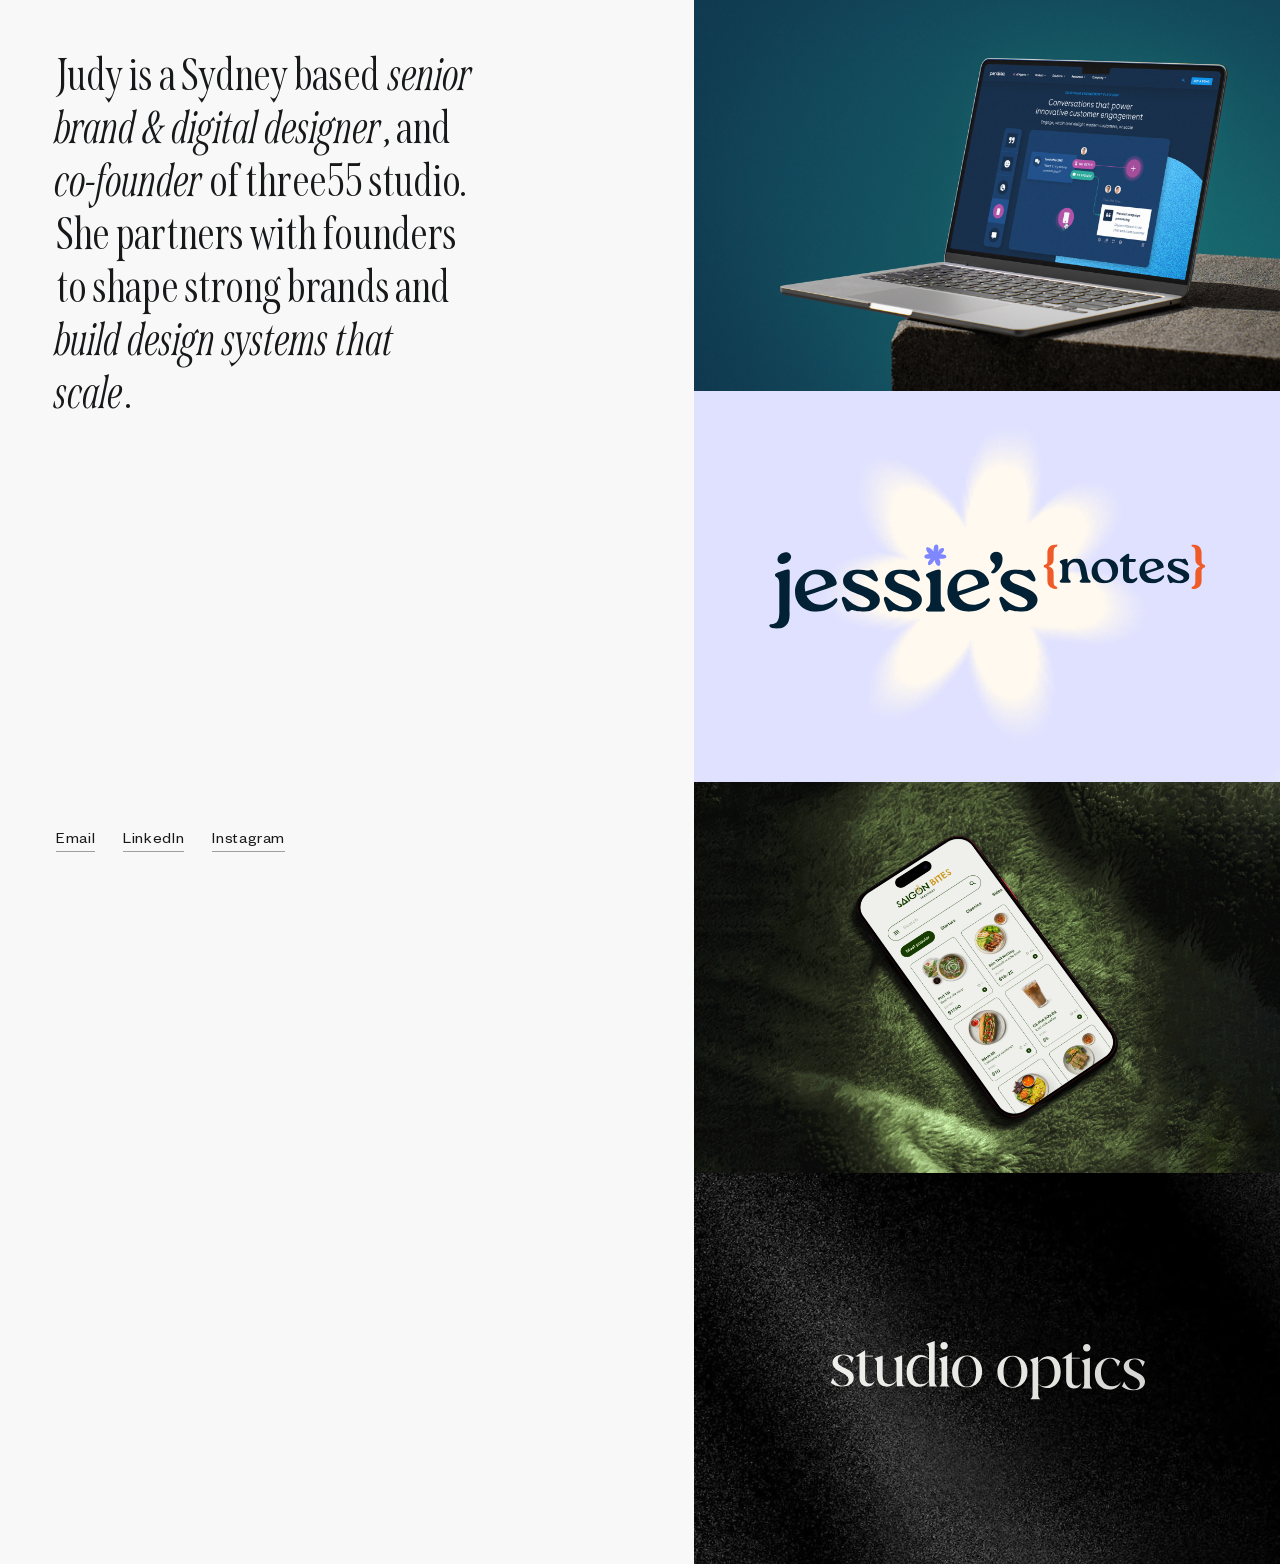
<file: index.html>
<!DOCTYPE html>
<html lang="en">
<head>
<meta charset="utf-8">
<meta name="viewport" content="width=device-width, initial-scale=1">
<title>Judy Lai — Brand &amp; Digital Designer</title>
<meta name="description" content="Judy Lai is a senior brand and digital designer based in Sydney, Australia, and co-founder of three55 studio.">
<link rel="canonical" href="https://judylai.co/">
<meta property="og:type" content="website">
<meta property="og:title" content="Judy Lai — Brand &amp; Digital Designer">
<meta property="og:description" content="Senior brand and digital designer based in Sydney, Australia. Co-founder of three55 studio.">
<meta property="og:image" content="https://judylai.co/assets/judylai.co-opengraph.jpg">
<meta name="twitter:card" content="summary_large_image">
<link rel="icon" href="/favicon2.svg" type="image/svg+xml">
<link rel="stylesheet" href="/css/site.css">
<script src="/vendor/lottie.min.js" defer></script>
<script src="/js/site.js" defer></script>
</head>
<body id="top">

  <main class="home" id="work">

    <div class="home__intro">
      <h1 class="home__statement">
        Judy is a Sydney based<span class="italic-gap"> </span><i>senior brand &amp; digital designer</i>, and<span class="italic-gap"> </span><i>co-founder</i> of&nbsp;three55 studio. She partners with founders to shape strong brands and<span class="italic-gap"> </span><i>build design systems that scale</i>.
      </h1>
      <div class="home__social">
        <a class="hover-accent" href="mailto:judylai.co@gmail.com">Email</a>
        <a class="hover-accent" href="https://www.linkedin.com/in/judyco/" target="_blank" rel="noopener">LinkedIn</a>
        <a class="hover-accent" href="https://www.instagram.com/judy.co" target="_blank" rel="noopener">Instagram</a>
      </div>
    </div>

    <div class="home__work">

      <a class="proj-card" href="/pendula">
        <div class="proj-card__media">
          <img src="/assets/pendula-homepage-card.webp" alt="Pendula">
          <div class="proj-overlay">
            <p>An enterprise level rebrand that led to a $30M acquisition</p>
          </div>
        </div>
      </a>

      <a class="proj-card" href="/jessies-notes">
        <div class="proj-card__media">
          <div class="lottie" data-lottie="./assets/jessiesnotes-cover.json" data-lottie-fit="slice" role="img" aria-label="Jessie's Notes"></div>
          <div class="proj-overlay">
            <p>An award winning brand &amp; website</p>
          </div>
        </div>
      </a>

      <a class="proj-card" href="/saigon-bites">
        <div class="proj-card__media">
          <img src="/assets/sb-cover-mockup2.webp" alt="Saigon Bites" loading="lazy">
          <div class="proj-overlay">
            <p>A website that took phone orders online</p>
          </div>
        </div>
      </a>

      <a class="proj-card" href="/studio-optics">
        <div class="proj-card__media">
          <div class="lottie" data-lottie="./assets/so-cover.json" data-lottie-fit="slice" role="img" aria-label="Studio Optics"></div>
          <div class="proj-overlay">
            <p>A cohesive brand &amp; website for a multilocation business</p>
          </div>
        </div>
      </a>

    </div>

  </main>

</body>
</html>
</file>
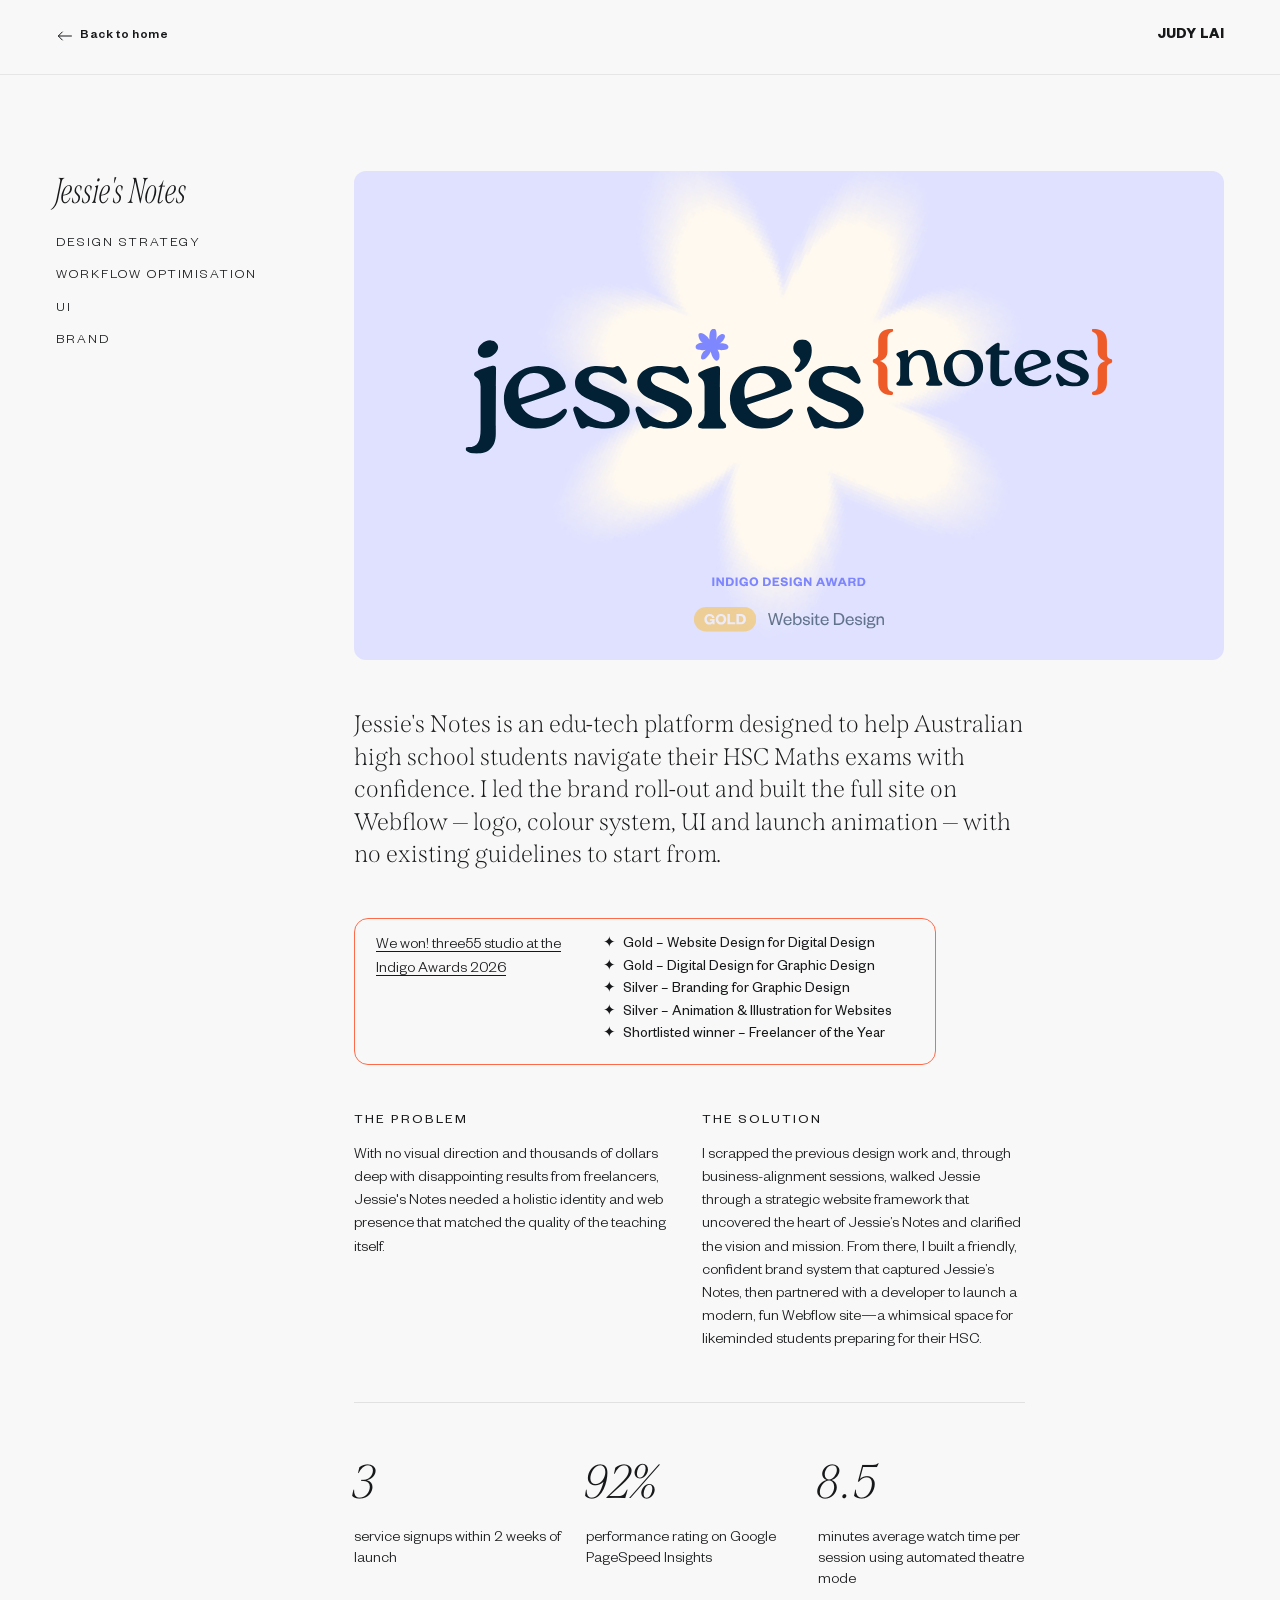
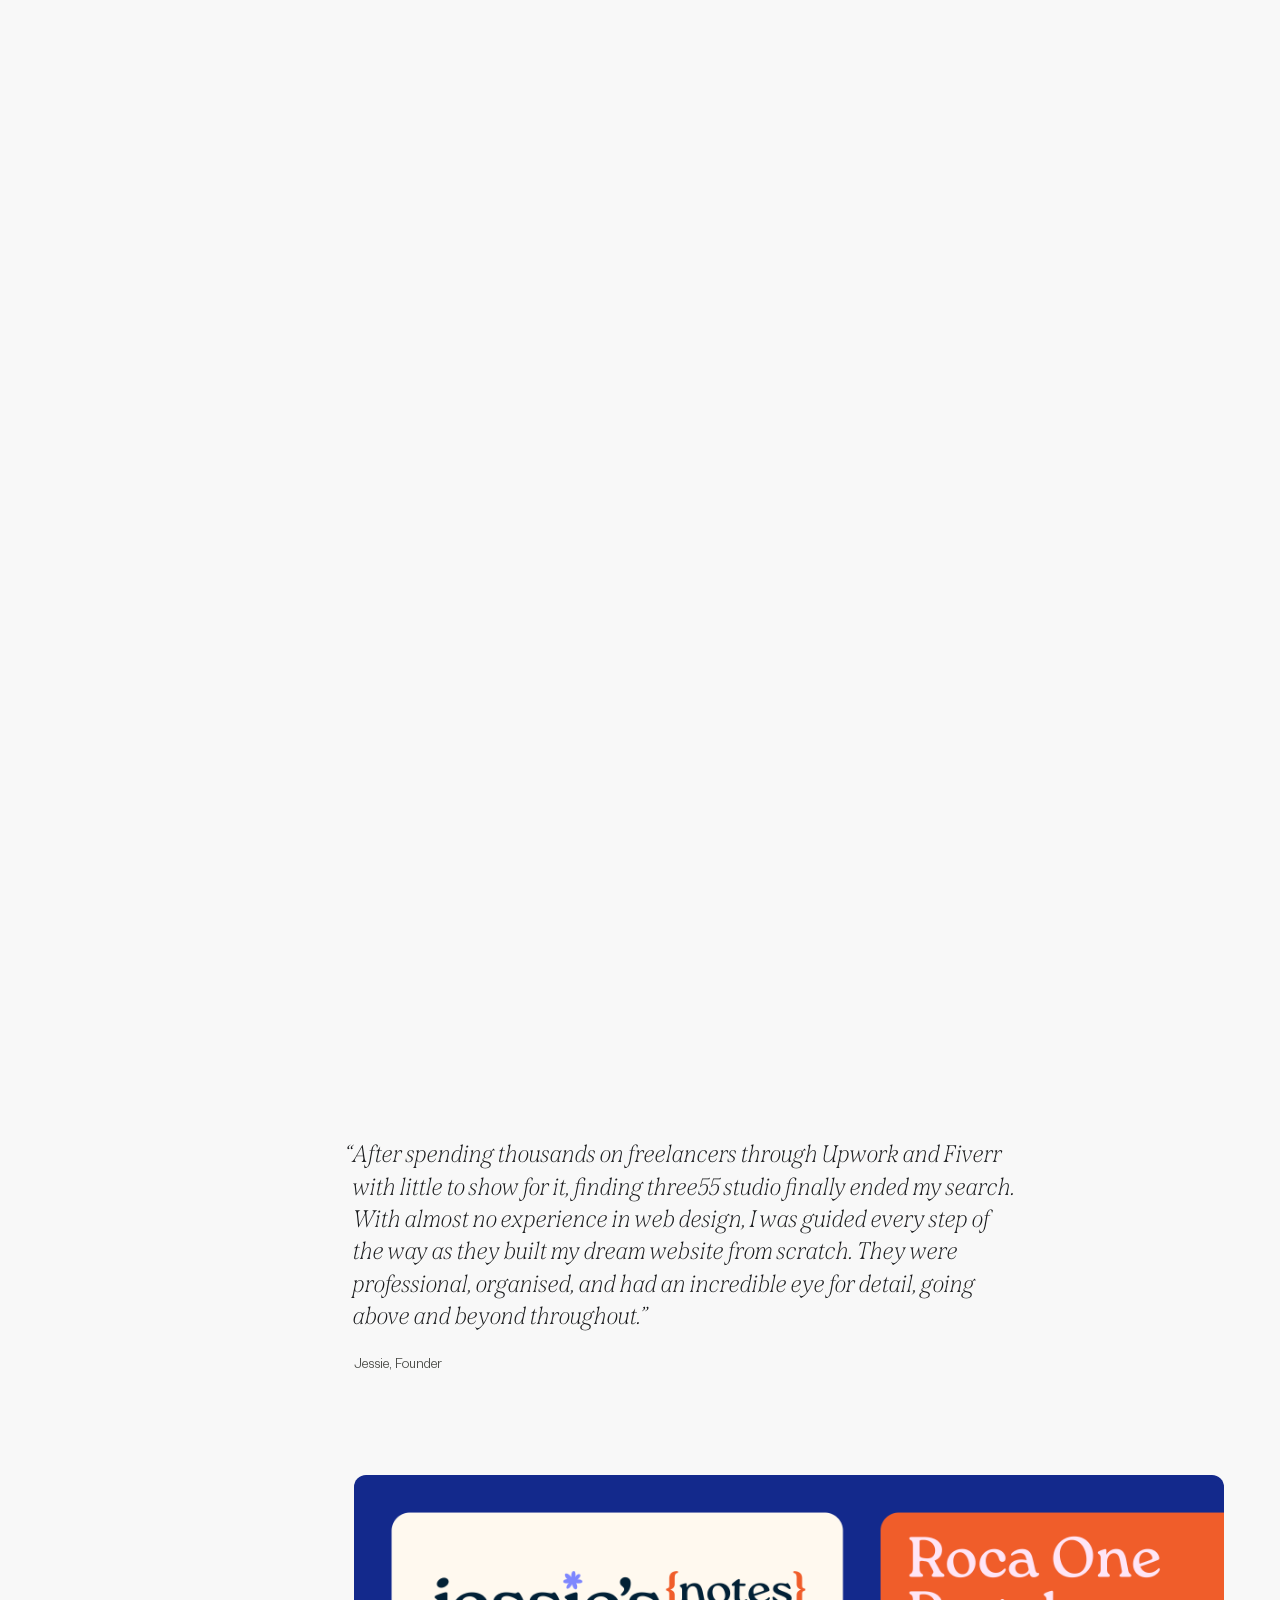
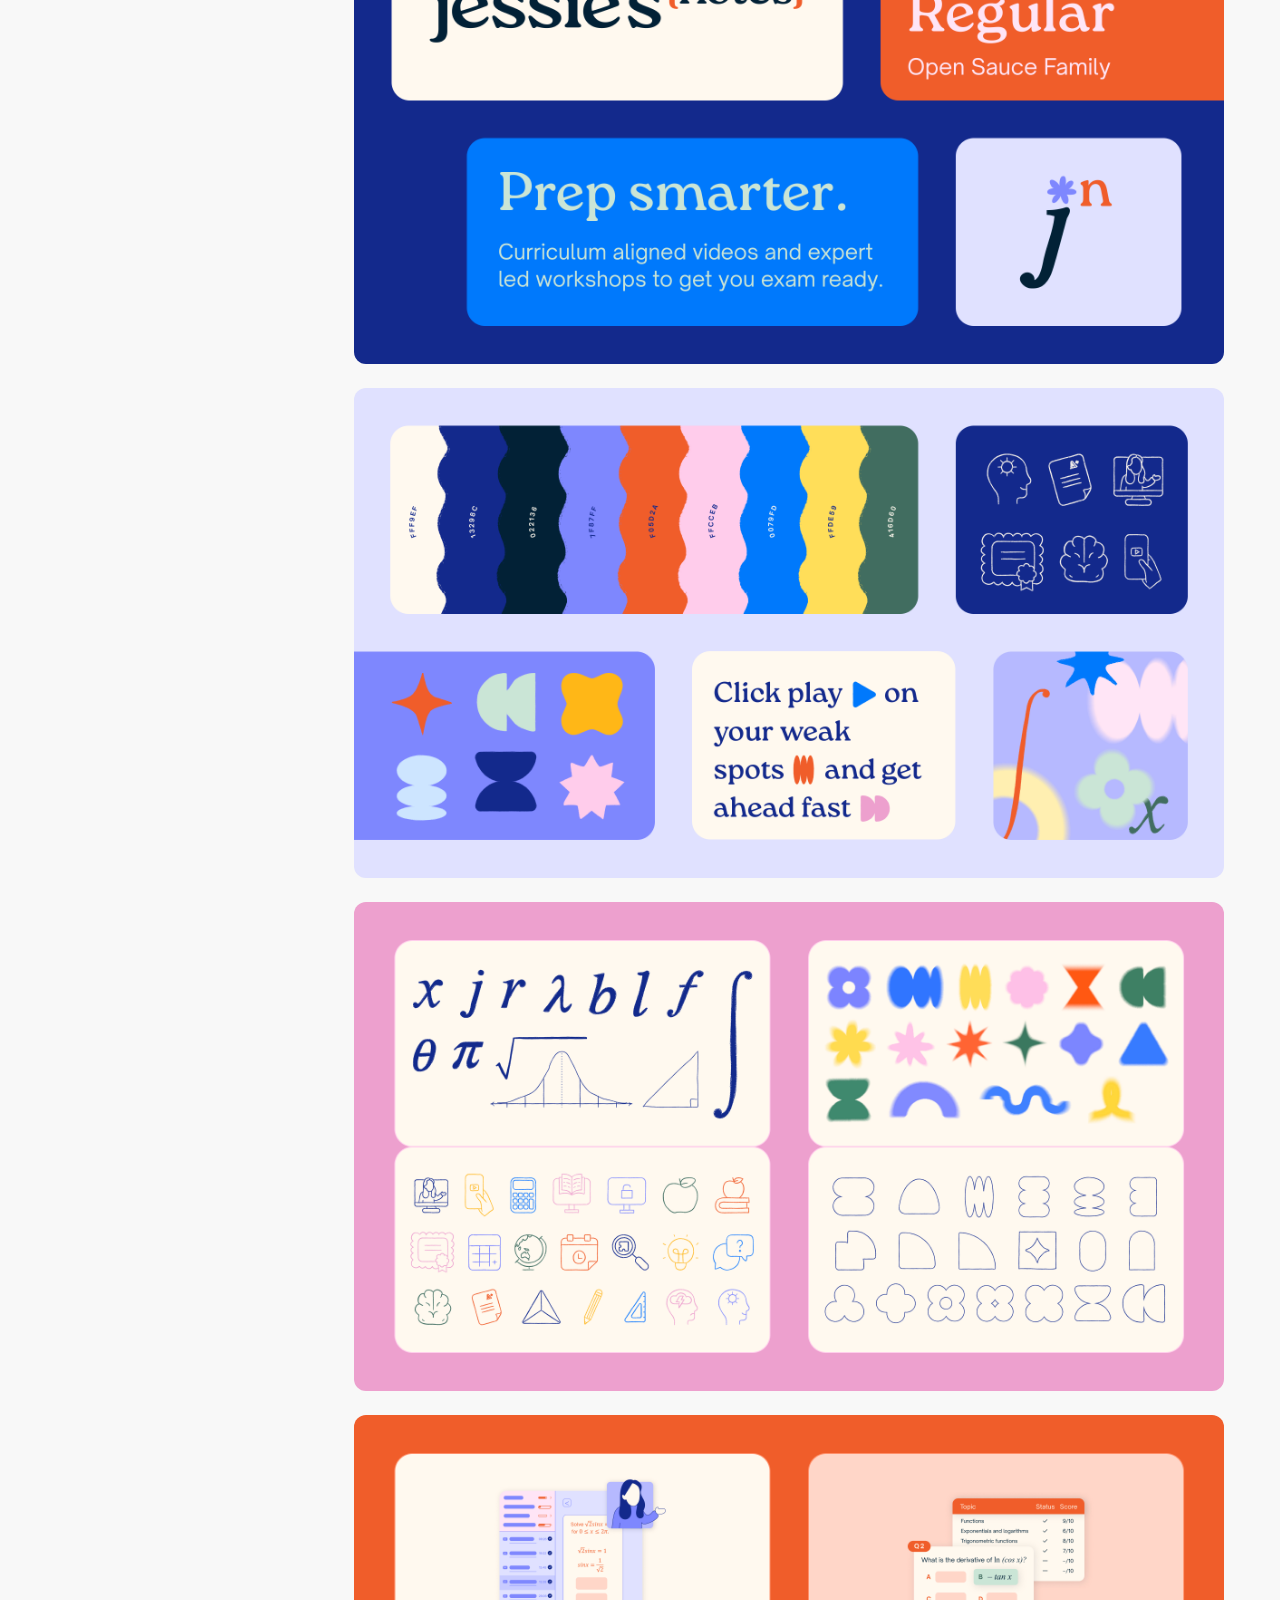
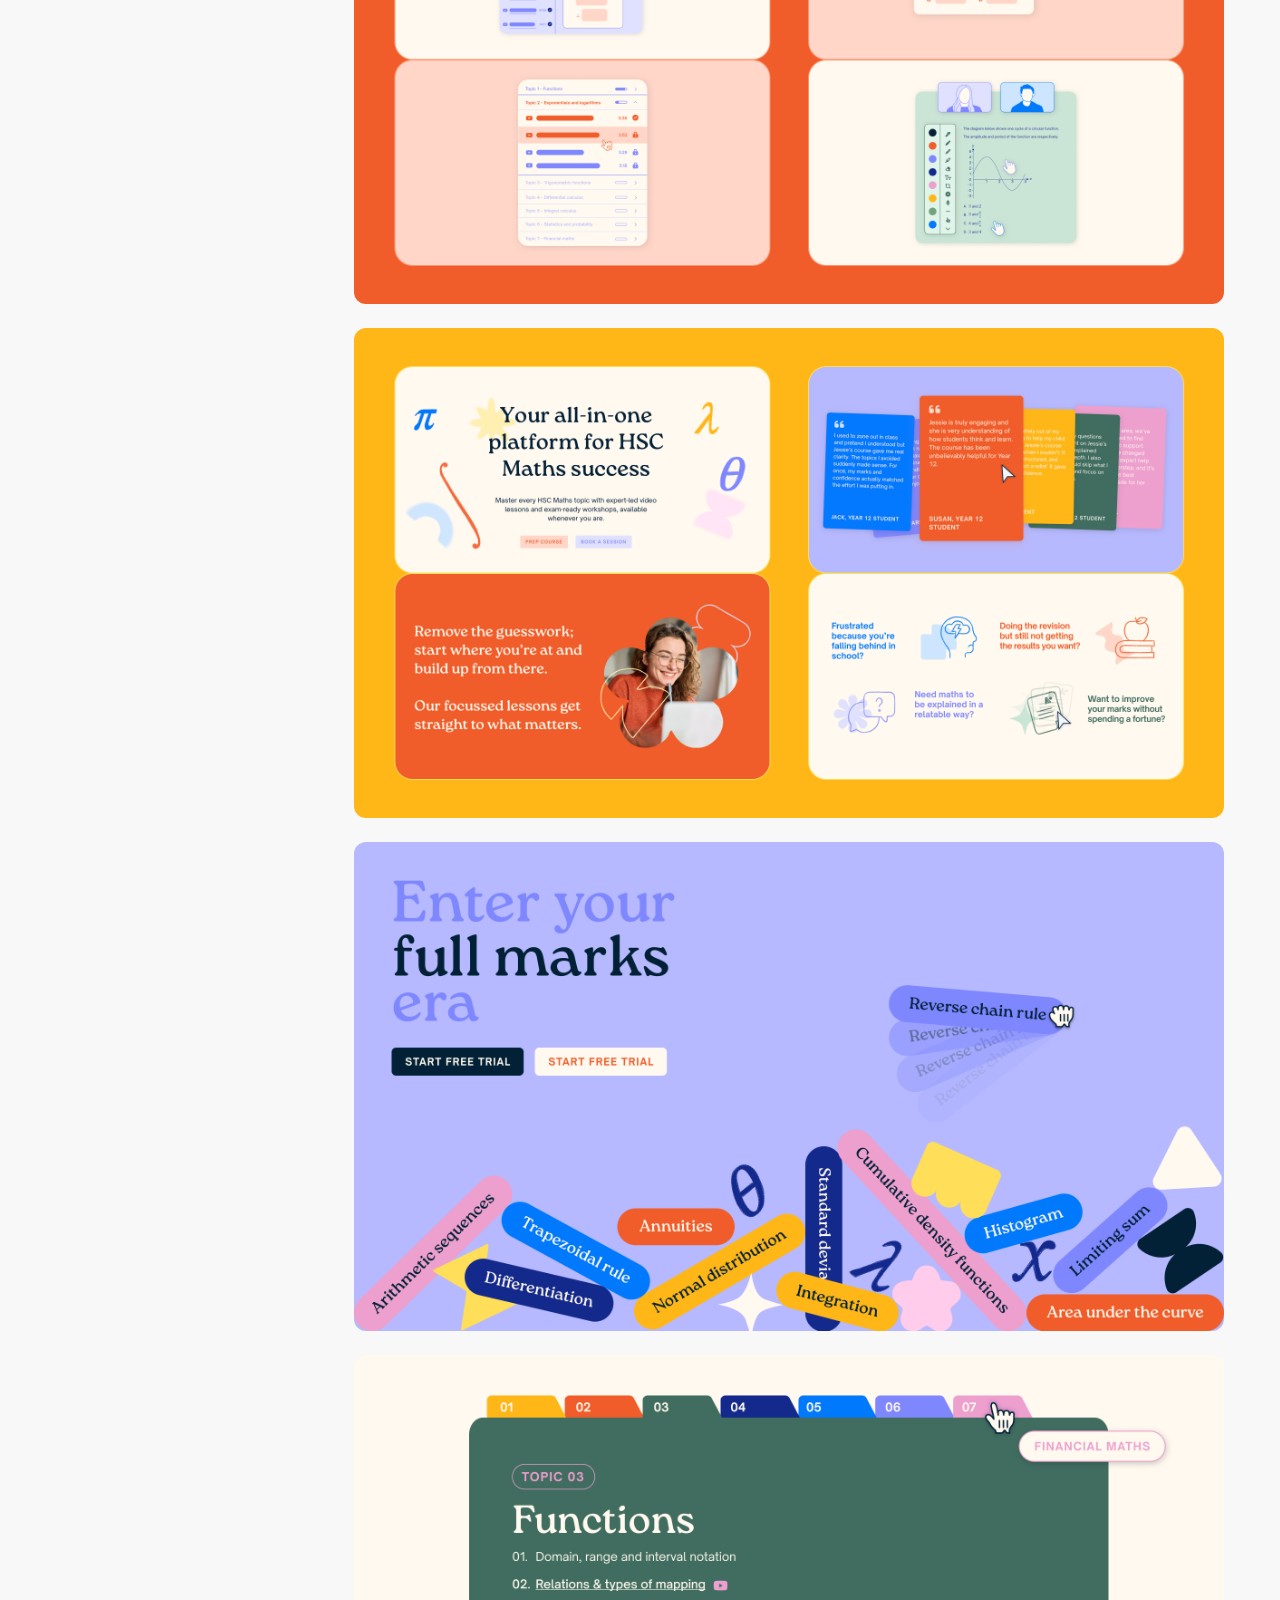
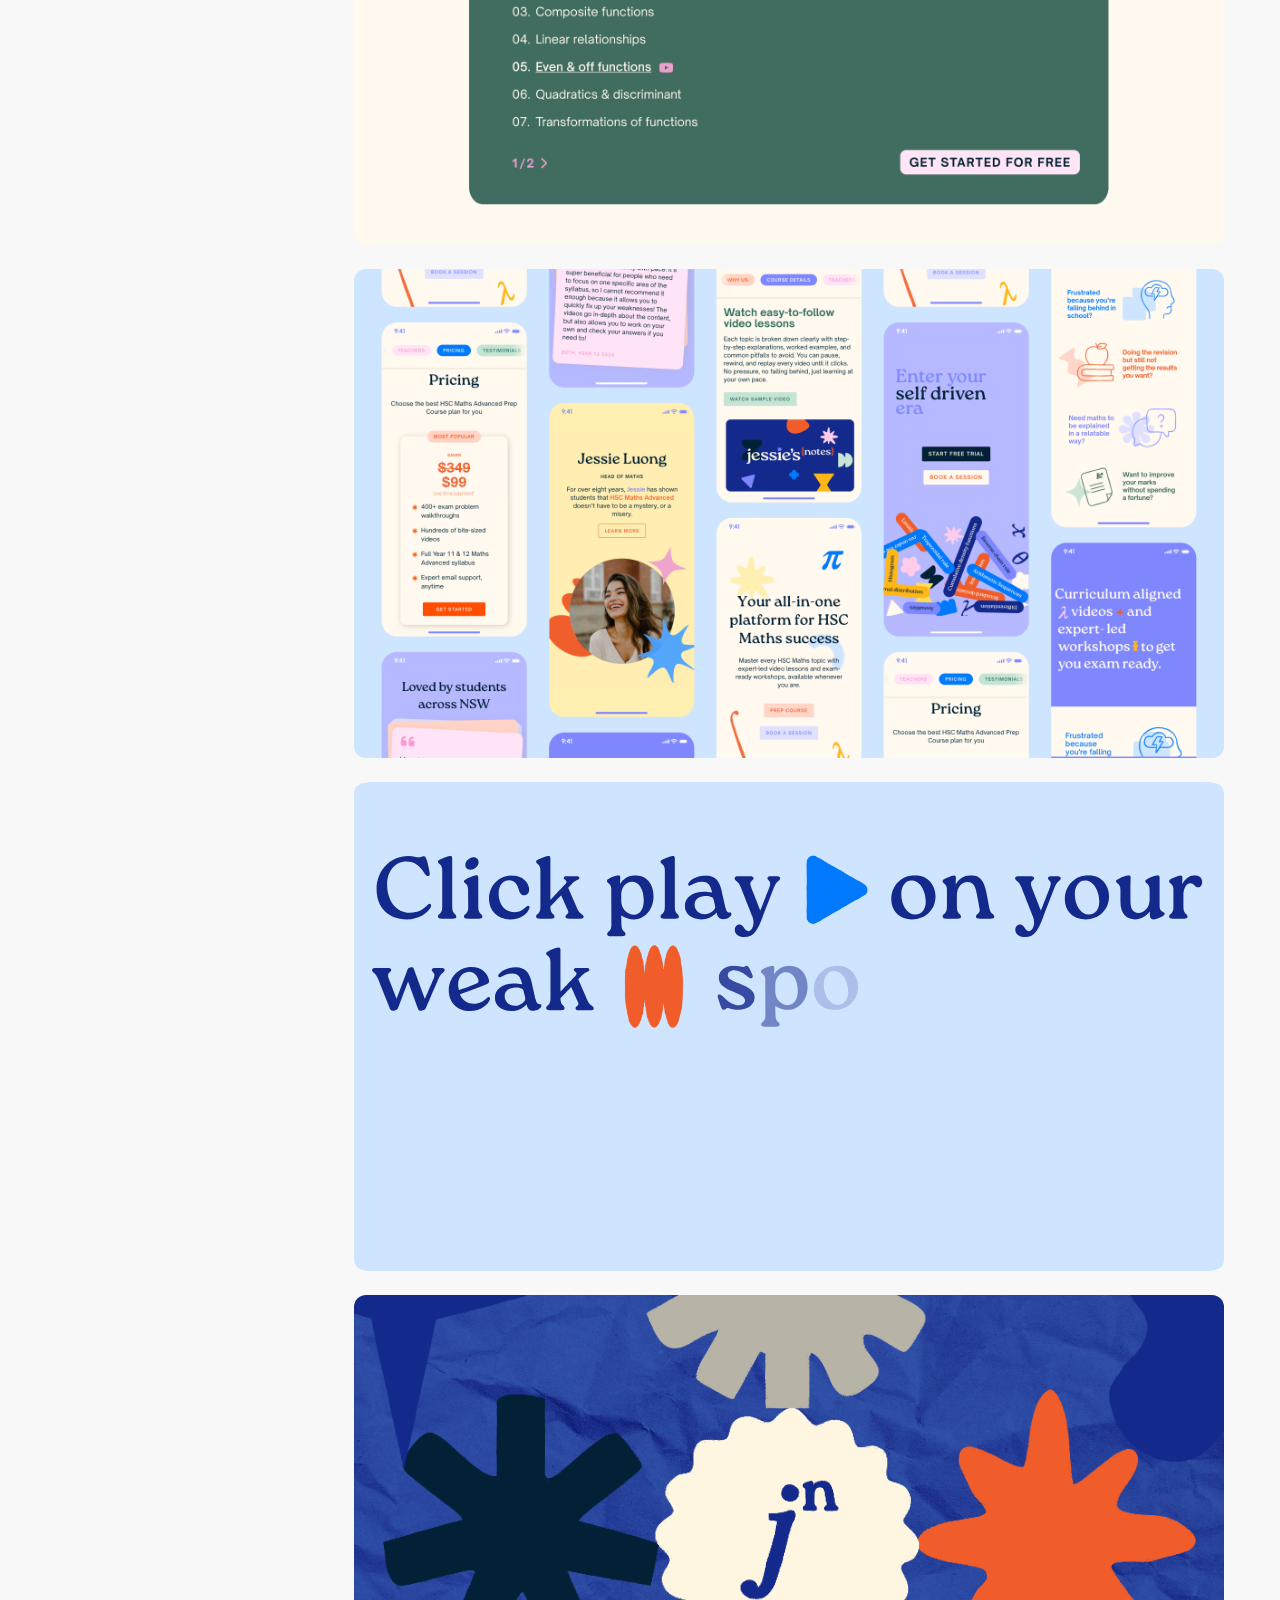
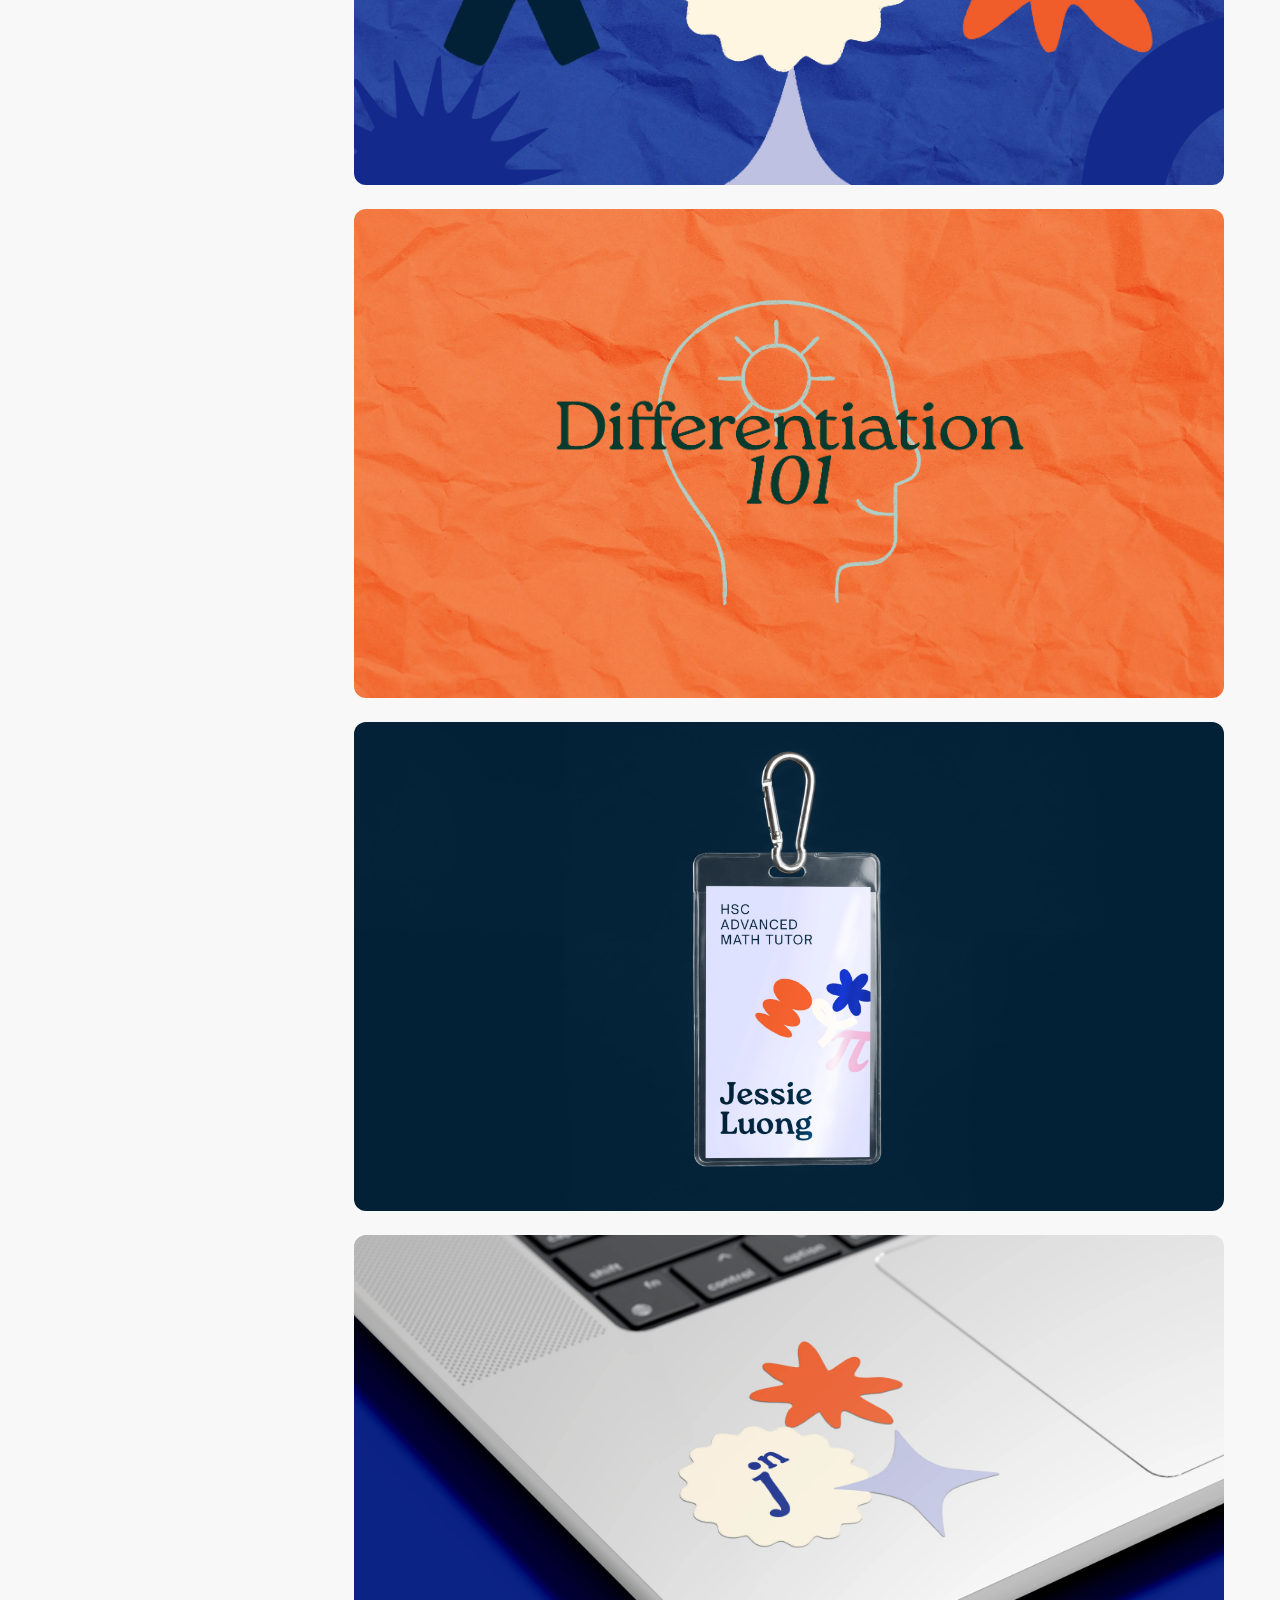
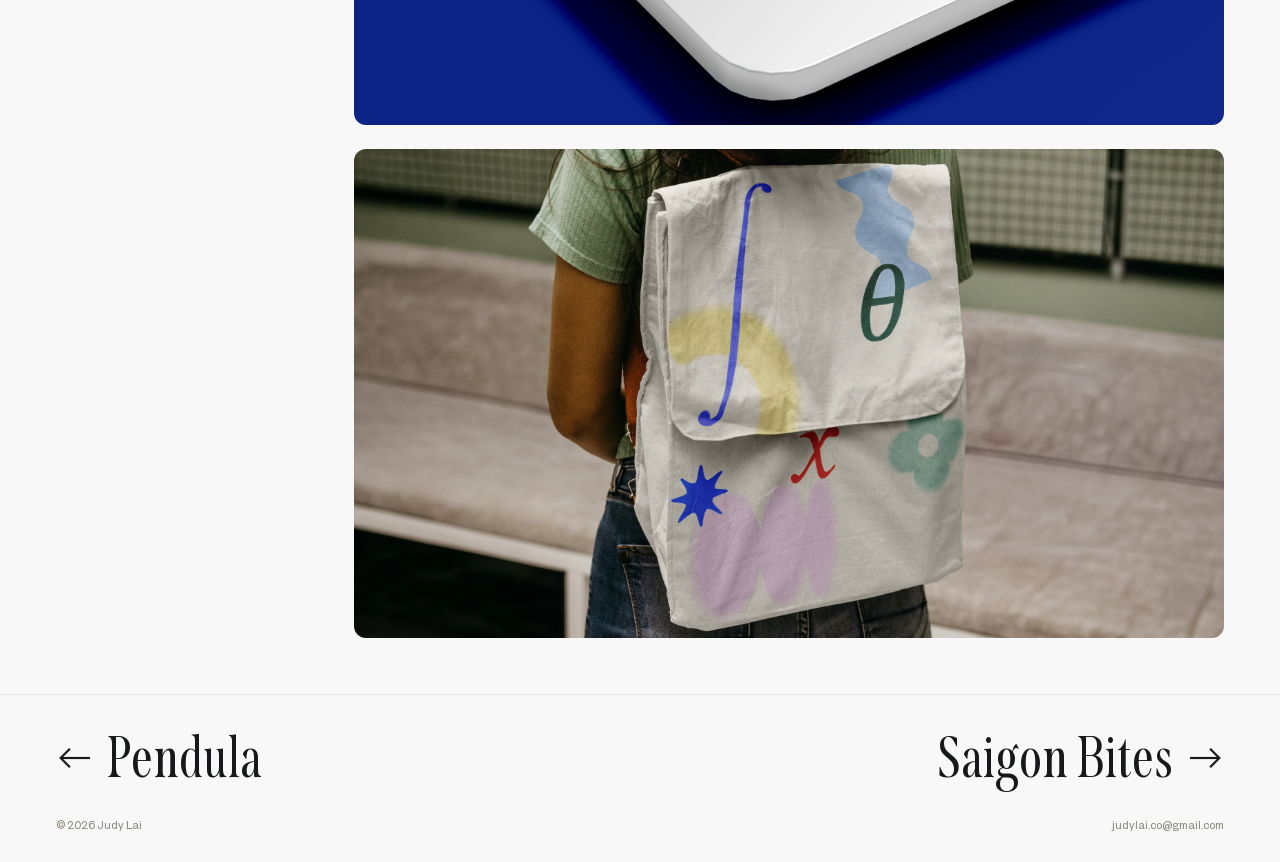
<file: jessies-notes.html>
<!DOCTYPE html>
<html lang="en">
<head>
<meta charset="utf-8">
<meta name="viewport" content="width=device-width, initial-scale=1">
<title>Jessie's Notes — Judy Lai</title>
<meta name="description" content="Brand roll-out, web design and motion for Jessie's Notes, an HSC Maths tutoring platform. Winner, Indigo Awards 2026.">
<meta property="og:type" content="article">
<meta property="og:title" content="Jessie's Notes — Judy Lai">
<meta property="og:description" content="Brand roll-out, web design and motion for Jessie's Notes. Winner, Indigo Awards 2026.">
<meta property="og:image" content="https://judylai.co/assets/jn-branding-1.jpg">
<meta name="twitter:card" content="summary_large_image">
<link rel="icon" href="/favicon2.svg" type="image/svg+xml">
<link rel="stylesheet" href="/css/site.css">
<link rel="stylesheet" href="/css/case-redesign.css">
<script src="/vendor/lottie.min.js" defer></script>
<script src="/js/site.js" defer></script>
<script src="/js/case-redesign.js" defer></script>
</head>
<body class="case-jessiesnotes case-v2">

  <header class="site-header">
    <a class="site-header__back hover-accent" href="/">
      <svg width="16" height="10" viewBox="0 0 22 14" fill="none" aria-hidden="true"><line x1="3" y1="7" x2="22" y2="7" stroke="currentColor" stroke-width="1.4"/><path d="M9 1L3 7L9 13" stroke="currentColor" stroke-width="1.4"/></svg>
      Back to home
    </a>
    <a class="site-header__wordmark hover-accent" href="/#top">JUDY LAI</a>
  </header>

  <main>

    <section class="case2">
      <div class="case2__side">
        <h1 class="as-h3">Jessie's Notes</h1>
        <ul class="case2__roles as-h6">
          <li>Design strategy</li>
          <li>Workflow optimisation</li>
          <li>UI</li>
          <li>Brand</li>
        </ul>
      </div>

      <div class="case2__hero">
        <div class="lottie" data-lottie="./assets/jessiesnotes-cover.json" data-lottie-fit="slice-bottom" role="img" aria-label="Jessie's Notes"></div>
      </div>

      <p class="case2__intro as-h4">
        Jessie's Notes is an edu-tech platform designed to help Australian high school students navigate their HSC Maths exams with confidence. I led the brand roll-out and built the full site on Webflow — logo, colour system, UI and launch animation — with no existing guidelines to start from.
      </p>

      <div class="case2__award">
        <div class="award-box">
        <p class="award-box__title"><a href="https://www.indigoaward.com/winners/10994" target="_blank" rel="noopener">We won! three55 studio at the Indigo&nbsp;Awards&nbsp;2026</a></p>
        <ul class="award-box__list">
          <li>Gold – Website Design for Digital Design</li>
          <li>Gold – Digital Design for Graphic Design</li>
          <li>Silver – Branding for Graphic Design</li>
          <li>Silver – Animation &amp; Illustration for Websites</li>
          <li>Shortlisted winner – Freelancer of the Year</li>
        </ul>
        </div>
      </div>

      <div class="case2__brief">
        <div>
          <h6>The problem</h6>
          <p>With no visual direction and thousands of dollars deep with disappointing results from freelancers, Jessie's Notes needed a holistic identity and web presence that matched the quality of the teaching itself.</p>
        </div>
        <div>
          <h6>The solution</h6>
          <p>I scrapped the previous design work and, through business-alignment sessions, walked Jessie through a strategic website framework that uncovered the heart of Jessie’s Notes and clarified the vision and mission. From there, I built a friendly, confident brand system that captured Jessie’s Notes, then partnered with a developer to launch a modern, fun Webflow site—a whimsical space for likeminded students preparing for their HSC.</p>
        </div>
      </div>

      <hr class="case2__rule">

      <div class="case2__stats">
        <div>
          <p class="case2__figure">3</p>
          <p>service signups within 2 weeks of launch</p>
        </div>
        <div>
          <p class="case2__figure">92%</p>
          <p>performance rating on Google PageSpeed Insights</p>
        </div>
        <div>
          <p class="case2__figure">8.5</p>
          <p>minutes average watch time per session using automated theatre mode</p>
        </div>
      </div>
    </section>

    <section class="case-media">
      <div class="rounded" style="width:100%;aspect-ratio:16/9;border-radius:14px;">
        <video src="/assets/jessiesnotes-showreel.mp4" autoplay loop muted playsinline preload="metadata" style="height:100%;object-fit:cover;border-radius:0;"></video>
      </div>
    </section>

    <section class="case-media">
      <div class="rounded" style="width:100%;aspect-ratio:16/9;border-radius:14px;">
        <video src="/assets/jessiesnotes-footer.mp4" autoplay loop muted playsinline preload="metadata" style="height:100%;object-fit:cover;border-radius:0;"></video>
      </div>
    </section>

    <section class="case-quote">
      <blockquote>
        <p class="case-quote__text"><span class="case-quote__mark" aria-hidden="true">“</span><i>After spending thousands on freelancers through Upwork and Fiverr with little to show for it, finding three55 studio finally ended my search. 
With almost no experience in web design, I was guided every step of the way as they built my dream website from scratch. 
They were professional, organised, and had an incredible eye for detail, going above and beyond throughout.”</i></p>
        <footer class="case-quote__cite">Jessie, Founder</footer>
      </blockquote>
    </section>

    <section class="case-media">
      <div class="case-media__stack">
        <img class="ratio-16-9" src="/assets/jn-branding-1.jpg" alt="Jessie's Notes branding" loading="lazy">
        <img class="ratio-16-9" src="/assets/jn-branding-2.jpg" alt="Jessie's Notes branding" loading="lazy">
        <img class="ratio-16-9" src="/assets/jn-illustration-1.jpg" alt="Illustration" loading="lazy">
        <img class="ratio-16-9" src="/assets/jn-illustration-2.jpg" alt="Illustration" loading="lazy">
        <img class="ratio-16-9" src="/assets/jn-website-1.jpg" alt="Website design" loading="lazy">
        <img class="ratio-16-9" src="/assets/jn-website-2.jpg" alt="Website design" loading="lazy">
        <img class="ratio-16-9" src="/assets/jn-website-3.jpg" alt="Website design" loading="lazy">
        <img class="ratio-16-9" src="/assets/jn-mobile-1.jpg" alt="Mobile design" loading="lazy">
        <div class="lottie ratio-16-9" data-lottie="./assets/jessiesnotes-typography.json" data-lottie-fit="slice" role="img" aria-label="Typography animation"></div>
        <img class="ratio-16-9" src="/assets/jn-slide-1.webp" alt="Lesson slide" loading="lazy">
        <img class="ratio-16-9" src="/assets/jn-slide-2.webp" alt="Lesson slide" loading="lazy">
        <img class="ratio-16-9" src="/assets/jn-nametag.webp" alt="Nametag" loading="lazy">
        <img class="ratio-16-9" src="/assets/jn-laptop-stickers.webp" alt="Laptop stickers" loading="lazy">
        <img class="ratio-16-9" src="/assets/jn-backpack-mockup3.webp" alt="Backpack" loading="lazy">
      </div>
    </section>

  </main>

  <footer class="site-footer">
    <nav class="site-footer__nav">
      <div class="site-footer__navitem">
        <a class="site-footer__next site-footer__next--prev hover-accent" href="/pendula">
          <svg width="34" height="22" viewBox="0 0 22 14" fill="none" aria-hidden="true"><line x1="3" y1="7" x2="22" y2="7" stroke="currentColor" stroke-width="1.4"/><path d="M9 1L3 7L9 13" stroke="currentColor" stroke-width="1.4"/></svg>
          Pendula
        </a>
      </div>
      <div class="site-footer__navitem">
        <a class="site-footer__next hover-accent" href="/saigon-bites">
          Saigon Bites
          <svg width="34" height="22" viewBox="0 0 22 14" fill="none" aria-hidden="true"><line x1="0" y1="7" x2="19" y2="7" stroke="currentColor" stroke-width="1.4"/><path d="M13 1L19 7L13 13" stroke="currentColor" stroke-width="1.4"/></svg>
        </a>
      </div>
    </nav>
    <div class="site-footer__meta">
      <span>© 2026 Judy Lai</span>
      <a class="hover-accent" href="mailto:judylai.co@gmail.com">judylai.co@gmail.com</a>
    </div>
  </footer>

</body>
</html>
</file>
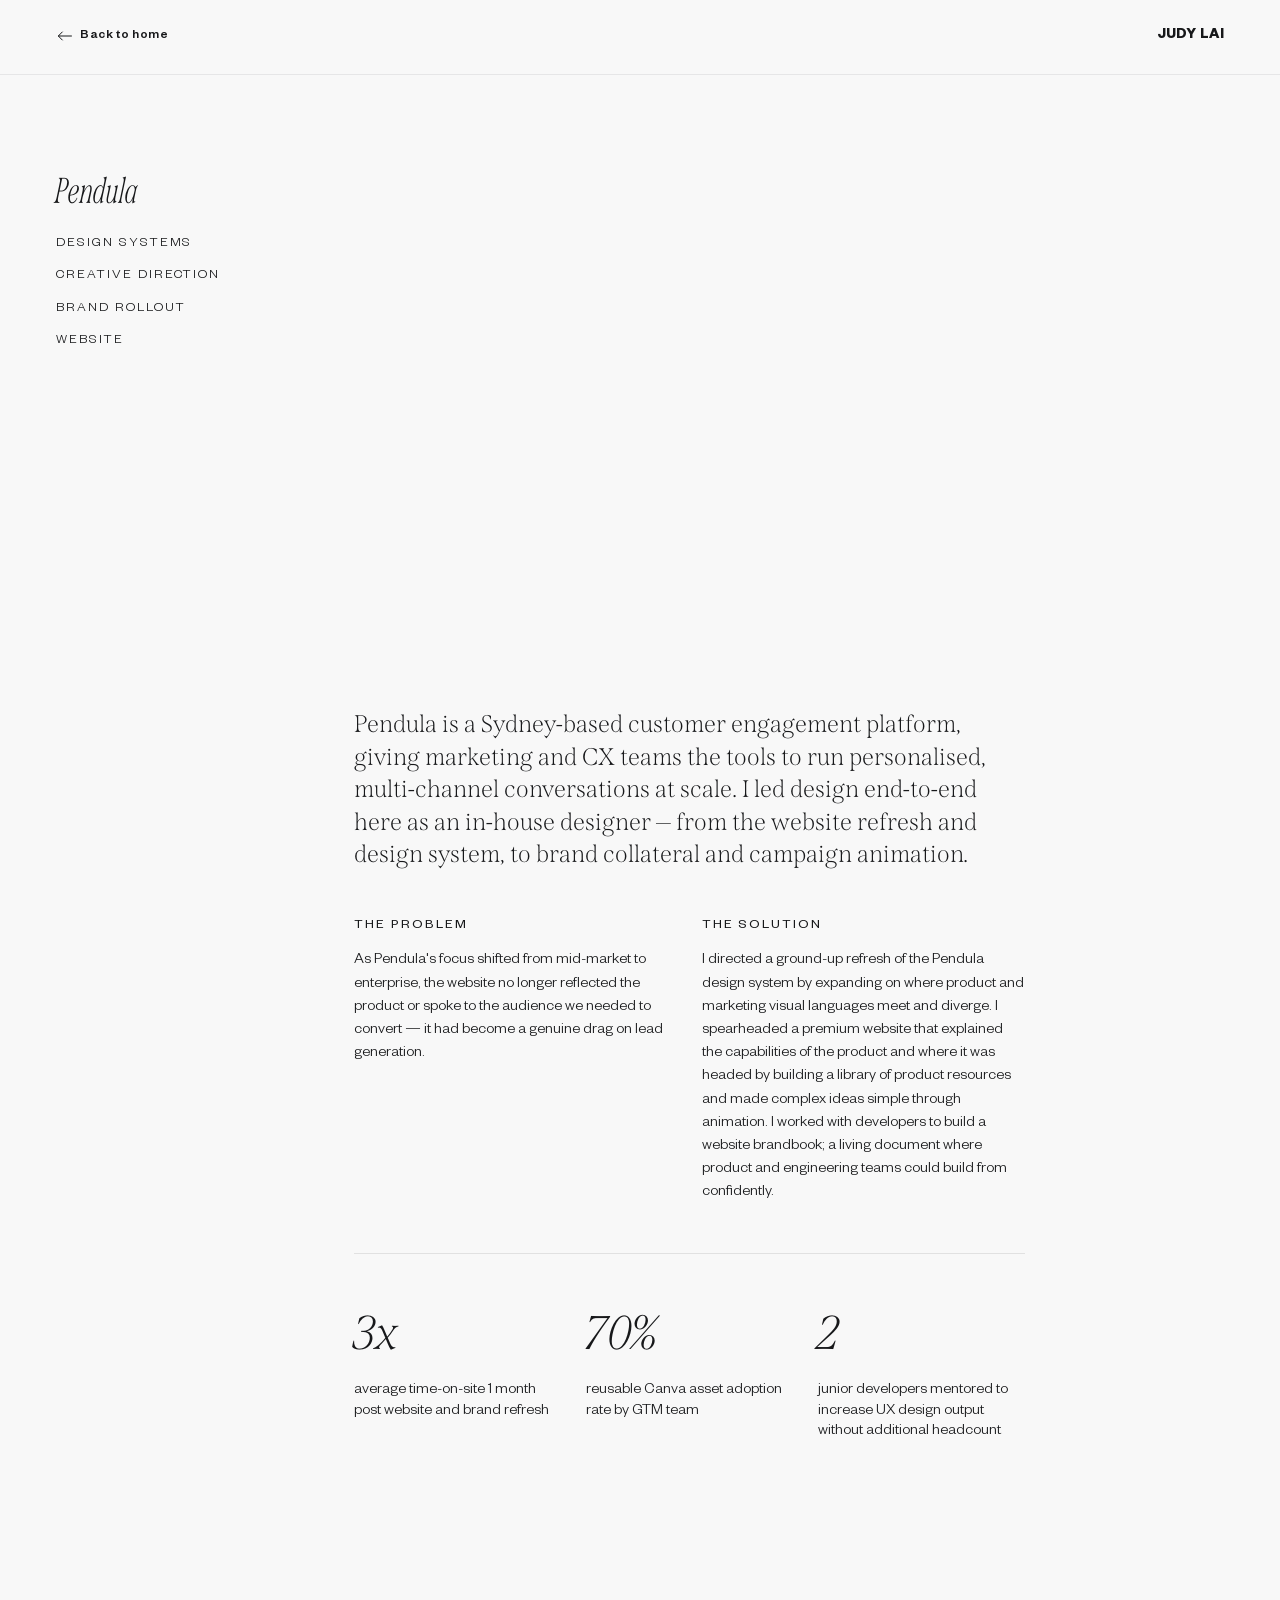
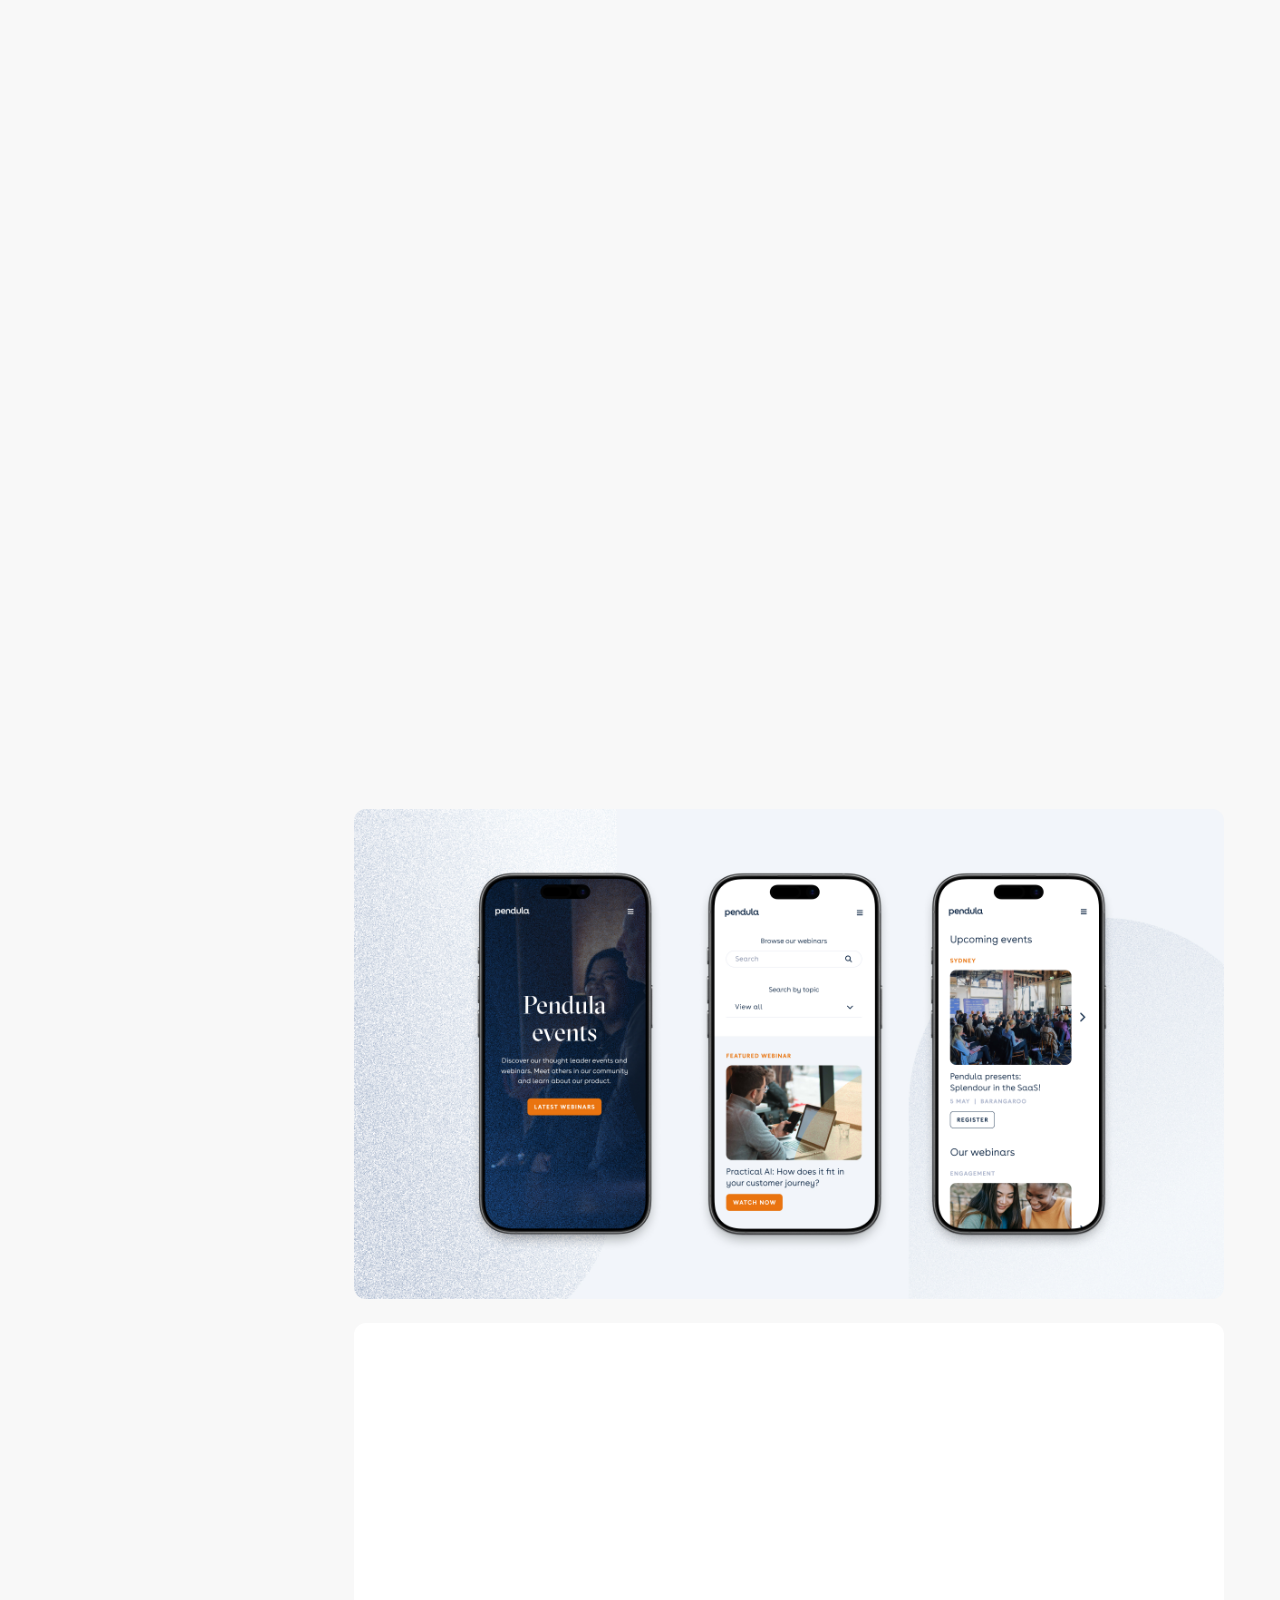
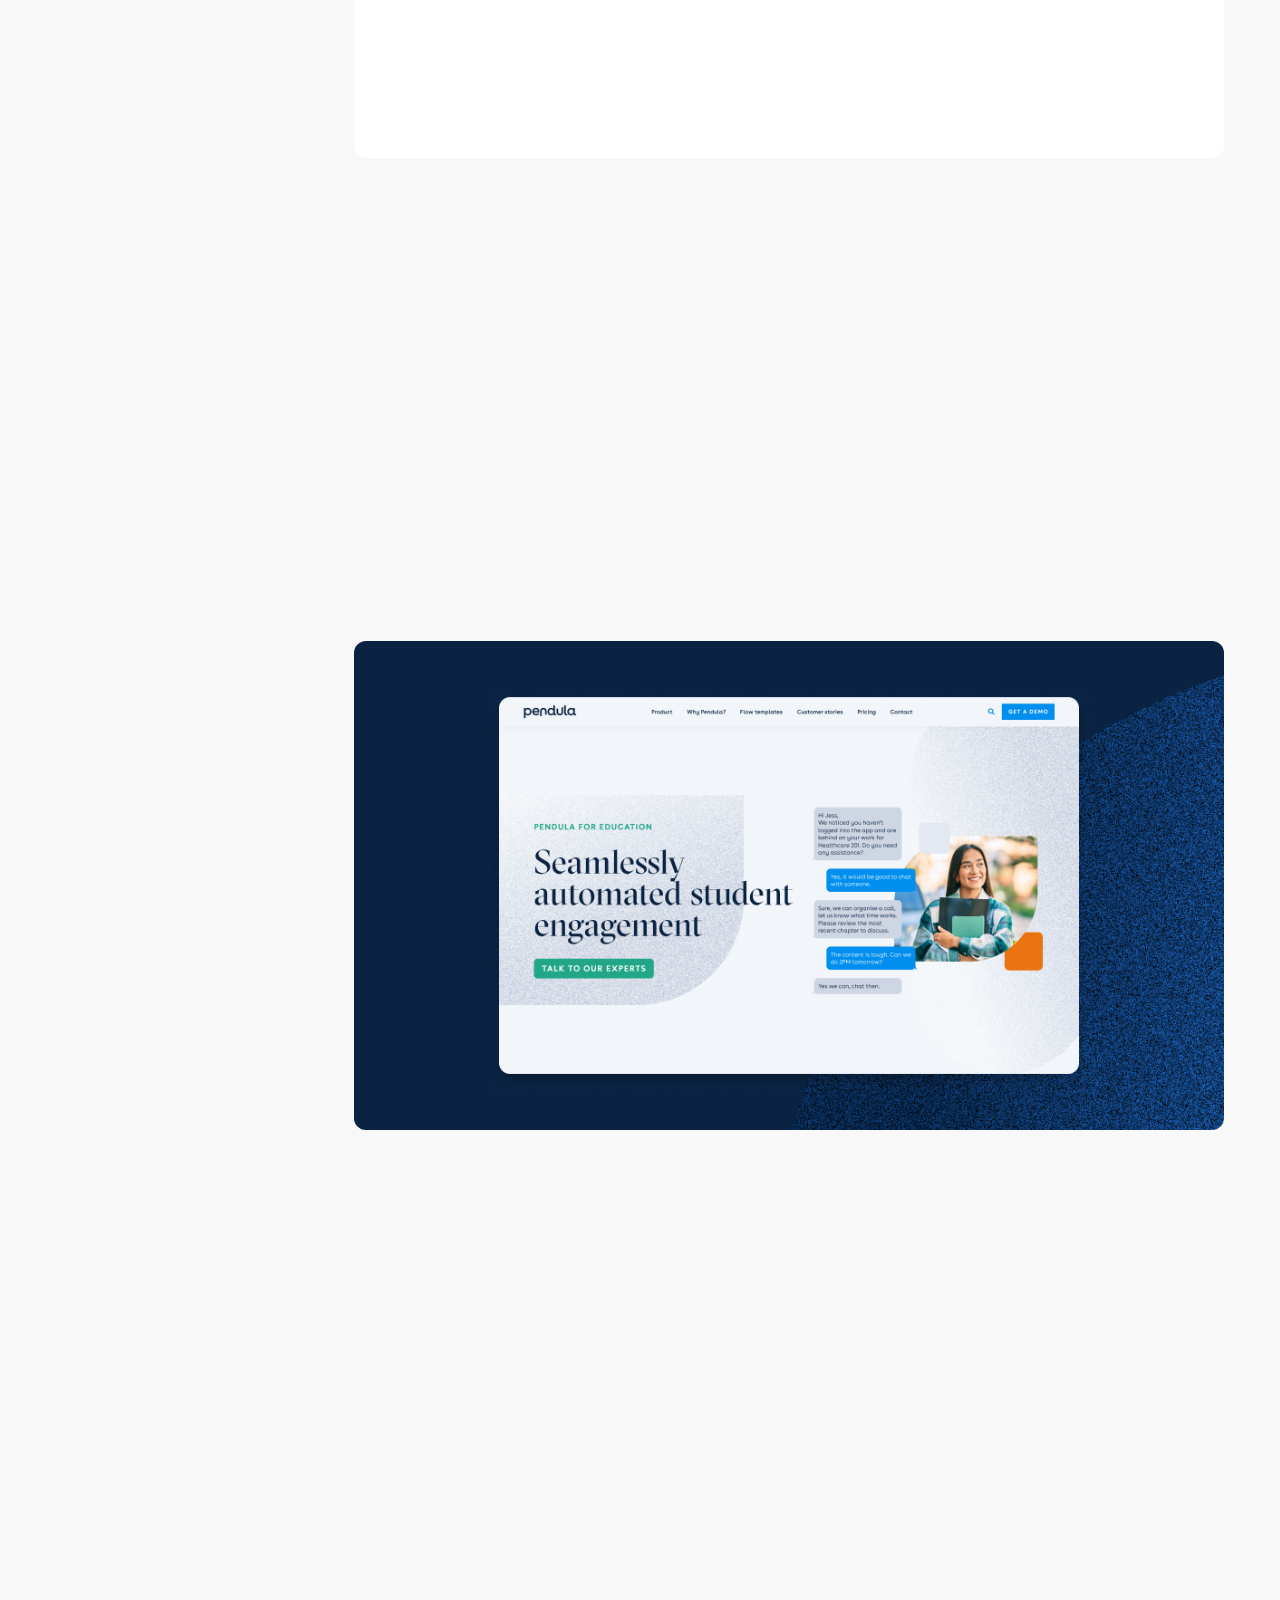
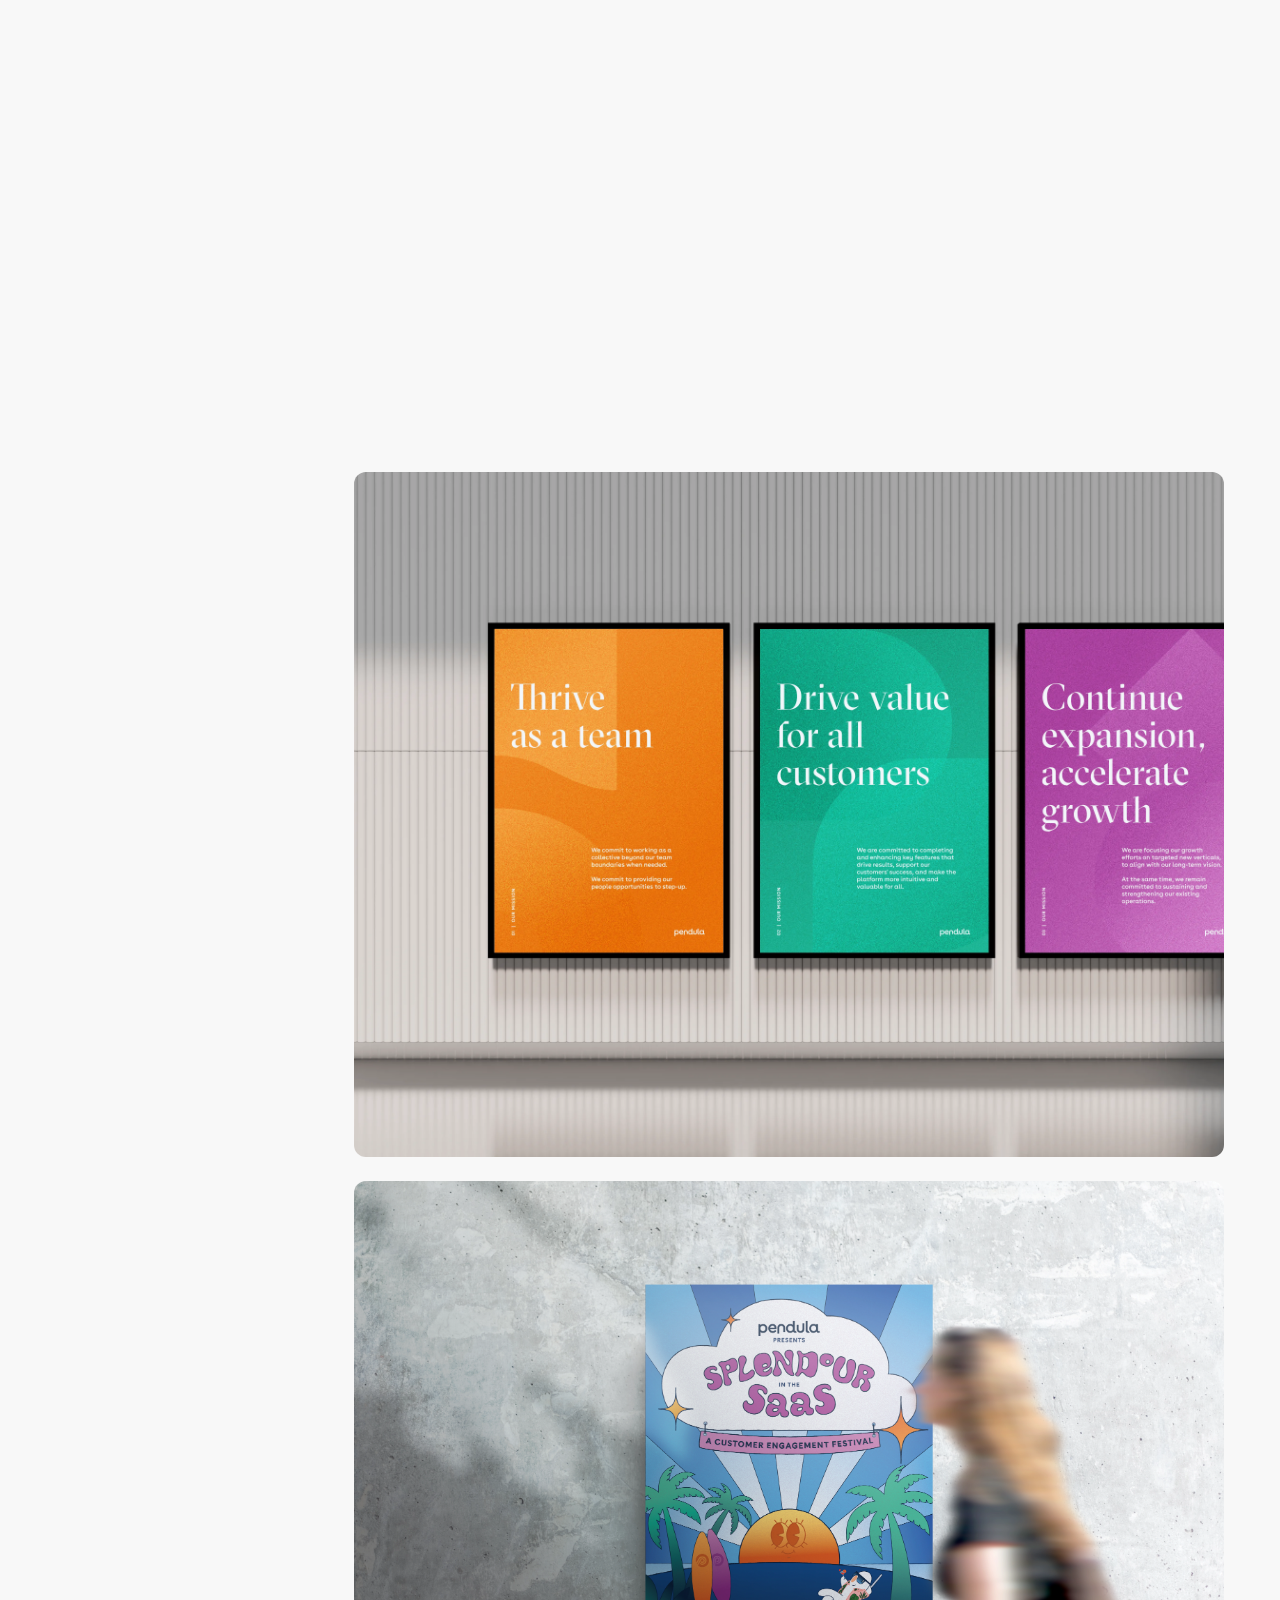
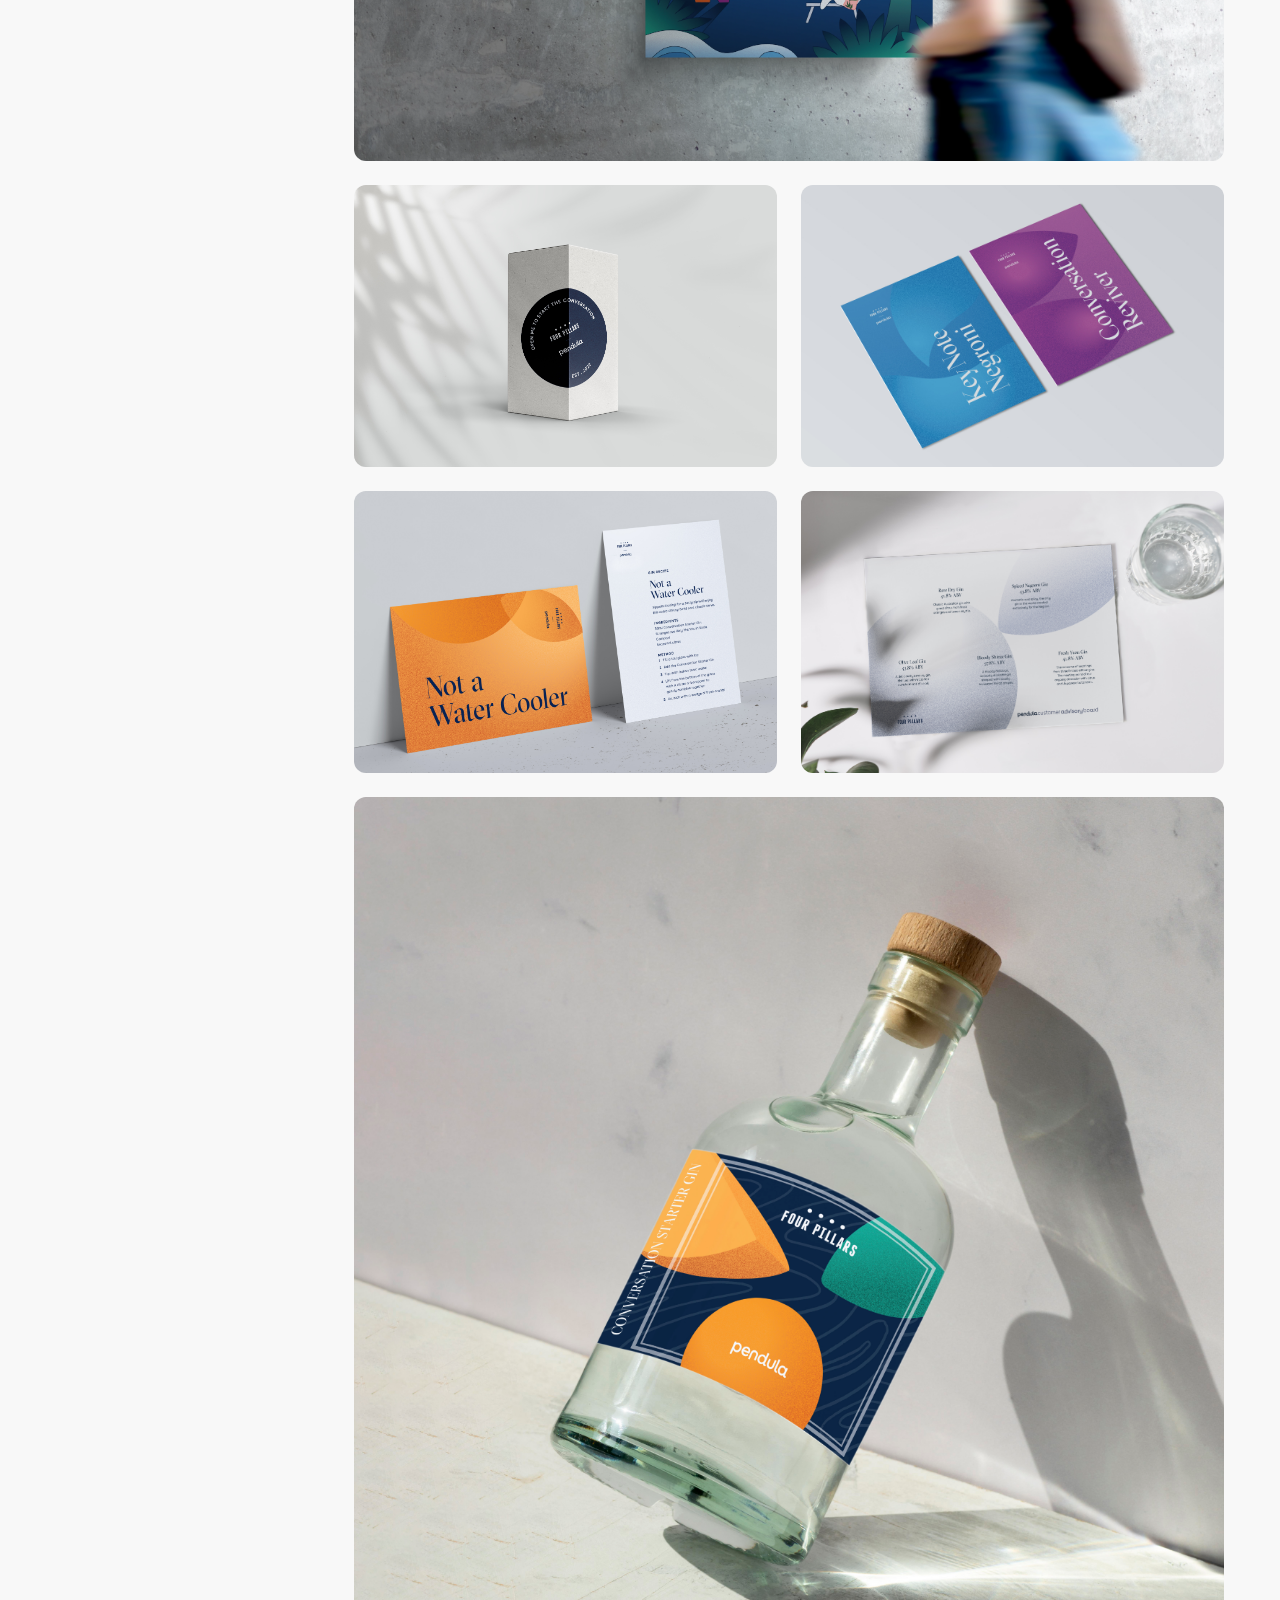
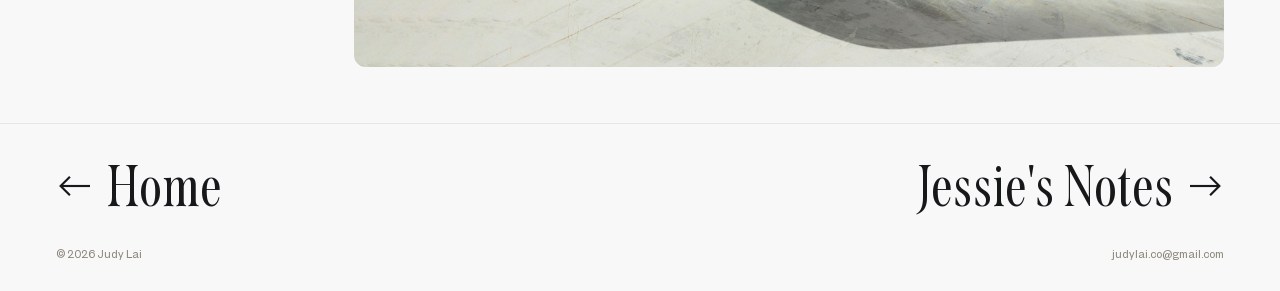
<file: pendula.html>
<!DOCTYPE html>
<html lang="en">
<head>
<meta charset="utf-8">
<meta name="viewport" content="width=device-width, initial-scale=1">
<title>Pendula — Judy Lai</title>
<meta name="description" content="Building an enterprise scale design system and website refresh for Pendula, a Sydney-based customer engagement platform.">
<meta property="og:type" content="article">
<meta property="og:title" content="Pendula — Judy Lai">
<meta property="og:description" content="An enterprise scale design system and website refresh for Pendula, a Sydney-based customer engagement platform.">
<meta property="og:image" content="https://judylai.co/assets/cover-pendula.jpg">
<meta name="twitter:card" content="summary_large_image">
<link rel="icon" href="/favicon2.svg" type="image/svg+xml">
<link rel="stylesheet" href="/css/site.css">
<link rel="stylesheet" href="/css/case-redesign.css">
<script src="/js/site.js" defer></script>
<script src="/js/case-redesign.js" defer></script>
</head>
<body class="case-pendula case-v2">

  <header class="site-header">
    <a class="site-header__back hover-accent" href="/">
      <svg width="16" height="10" viewBox="0 0 22 14" fill="none" aria-hidden="true"><line x1="3" y1="7" x2="22" y2="7" stroke="currentColor" stroke-width="1.4"/><path d="M9 1L3 7L9 13" stroke="currentColor" stroke-width="1.4"/></svg>
      Back to home
    </a>
    <a class="site-header__wordmark hover-accent" href="/#top">JUDY LAI</a>
  </header>

  <main>

    <section class="case2">
      <div class="case2__side">
        <h1 class="as-h3">Pendula</h1>
        <ul class="case2__roles as-h6">
          <li>Design systems</li>
          <li>Creative direction</li>
          <li>Brand rollout</li>
          <li>Website</li>
        </ul>
      </div>

      <div class="case2__hero">
        <video src="/assets/pendula-cover.mp4" autoplay loop muted playsinline preload="metadata"></video>
      </div>

      <p class="case2__intro as-h4">
          Pendula is a Sydney-based customer engagement platform, giving marketing and CX teams the tools to run personalised, multi-channel conversations at scale. I led design end-to-end here as an in-house designer — from the website refresh and design system, to brand collateral and campaign animation.
        </p>

        <div class="case2__brief">
          <div>
            <h6>The problem</h6>
            <p>As Pendula's focus shifted from mid-market to enterprise, the website no longer reflected the product or spoke to the audience we needed to convert — it had become a genuine drag on lead generation.</p>
          </div>
          <div>
            <h6>The solution</h6>
            <p>I directed a ground-up refresh of the Pendula design system by expanding on where product and marketing visual languages meet and diverge. I spearheaded a premium website that explained the capabilities of the product and where it was headed by building a library of product resources and made complex ideas simple through animation. I worked with developers to build a website brandbook; a living document where product and engineering teams could build from confidently.</p>
          </div>
        </div>

        <hr class="case2__rule">

        <div class="case2__stats">
          <div>
            <p class="case2__figure">3x</p>
            <p>average time-on-site 1 month post website and brand refresh</p>
          </div>
          <div>
            <p class="case2__figure">70%</p>
            <p>reusable Canva asset adoption rate by GTM team</p>
          </div>
          <div>
            <p class="case2__figure">2</p>
            <p>junior developers mentored to increase UX design output without additional headcount</p>
        </div>
      </div>
    </section>

    <section class="case-media">
      <div class="case-media__stack">
        <video src="/assets/pendula-01-homepage.mp4" width="1920" height="1243" autoplay loop muted playsinline preload="metadata"></video>
        <video src="/assets/pendula-02-whitelabel.mp4" width="1396" height="1190" autoplay loop muted playsinline preload="metadata"></video>
        <img src="/assets/pendula-events-mobile.jpg" alt="Pendula events page on mobile" width="1920" height="1080" loading="lazy">
        <video src="/assets/pendula-03-integrations.mp4" width="1220" height="966" autoplay loop muted playsinline preload="metadata" style="background:#fff;"></video>
        <video src="/assets/pendula-06-gallery-2.mp4" width="1920" height="1188" autoplay loop muted playsinline preload="metadata"></video>
        <img src="/assets/pendula-education-hero.jpg" alt="Pendula education hero" width="1920" height="1080" loading="lazy">
      </div>
    </section>

    <section class="case-media">
      <div class="case-media__stack">
        <video src="/assets/pendula-04-brandbook-scroll.mp4" width="1920" height="1096" autoplay loop muted playsinline preload="metadata"></video>
        <video src="/assets/pendula-05-brandbook-colour.mp4" width="1920" height="1114" autoplay loop muted playsinline preload="metadata"></video>
      </div>
    </section>

    <section class="case-media">
      <div class="case-media__grid">
        <img class="span-2" src="/assets/pendula-06-gallery-1.webp" alt="Four Pillars × Pendula collaboration" loading="lazy">
        <img class="span-2" src="/assets/pendula-06-gallery-4.webp" alt="Four Pillars × Pendula collaboration" loading="lazy">
      </div>
    </section>

    <section class="case-media">
      <div class="case-media__grid" style="margin-bottom:24px;">
        <img class="ratio-3-2" src="/assets/pendula-07-gin-box.jpg" alt="Gin box packaging" loading="lazy">
        <img class="ratio-3-2" src="/assets/pendula-08-postcard2.jpg" alt="Postcard" loading="lazy">
      </div>
      <div class="case-media__grid" style="margin-bottom:24px;">
        <img class="ratio-3-2" src="/assets/pendula-09-postcard3.jpg" alt="Postcard" loading="lazy">
        <img class="ratio-3-2" src="/assets/pendula-10-tasting-mat.jpg" alt="Tasting mat" loading="lazy">
      </div>
      <img src="/assets/pendula-11-gin-bottle.jpg" alt="Gin bottle" loading="lazy">
    </section>

  </main>

  <footer class="site-footer">
    <nav class="site-footer__nav">
      <div class="site-footer__navitem">
        <a class="site-footer__next site-footer__next--prev hover-accent" href="/">
          <svg width="34" height="22" viewBox="0 0 22 14" fill="none" aria-hidden="true"><line x1="3" y1="7" x2="22" y2="7" stroke="currentColor" stroke-width="1.4"/><path d="M9 1L3 7L9 13" stroke="currentColor" stroke-width="1.4"/></svg>
          Home
        </a>
      </div>
      <div class="site-footer__navitem">
        <a class="site-footer__next hover-accent" href="/jessies-notes">
          Jessie's Notes
          <svg width="34" height="22" viewBox="0 0 22 14" fill="none" aria-hidden="true"><line x1="0" y1="7" x2="19" y2="7" stroke="currentColor" stroke-width="1.4"/><path d="M13 1L19 7L13 13" stroke="currentColor" stroke-width="1.4"/></svg>
        </a>
      </div>
    </nav>
    <div class="site-footer__meta">
      <span>© 2026 Judy Lai</span>
      <a class="hover-accent" href="mailto:judylai.co@gmail.com">judylai.co@gmail.com</a>
    </div>
  </footer>

</body>
</html>
</file>
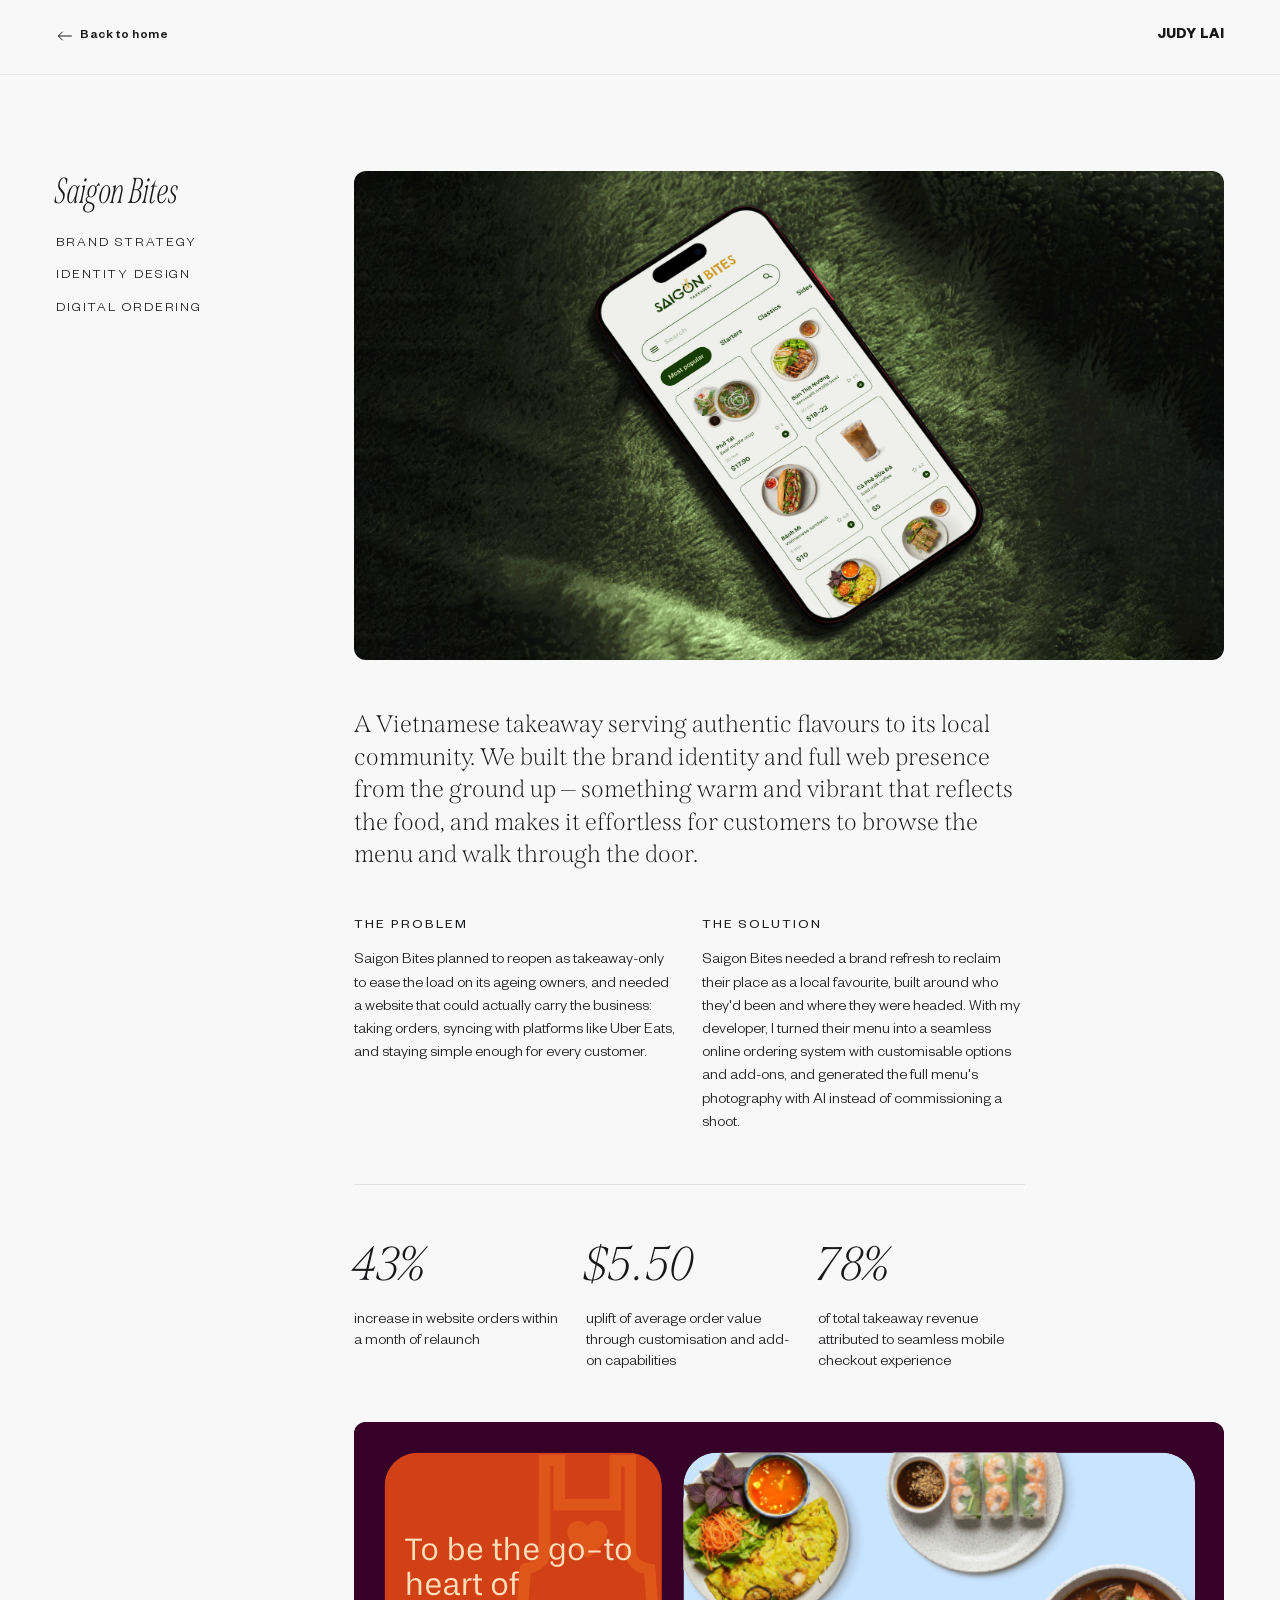
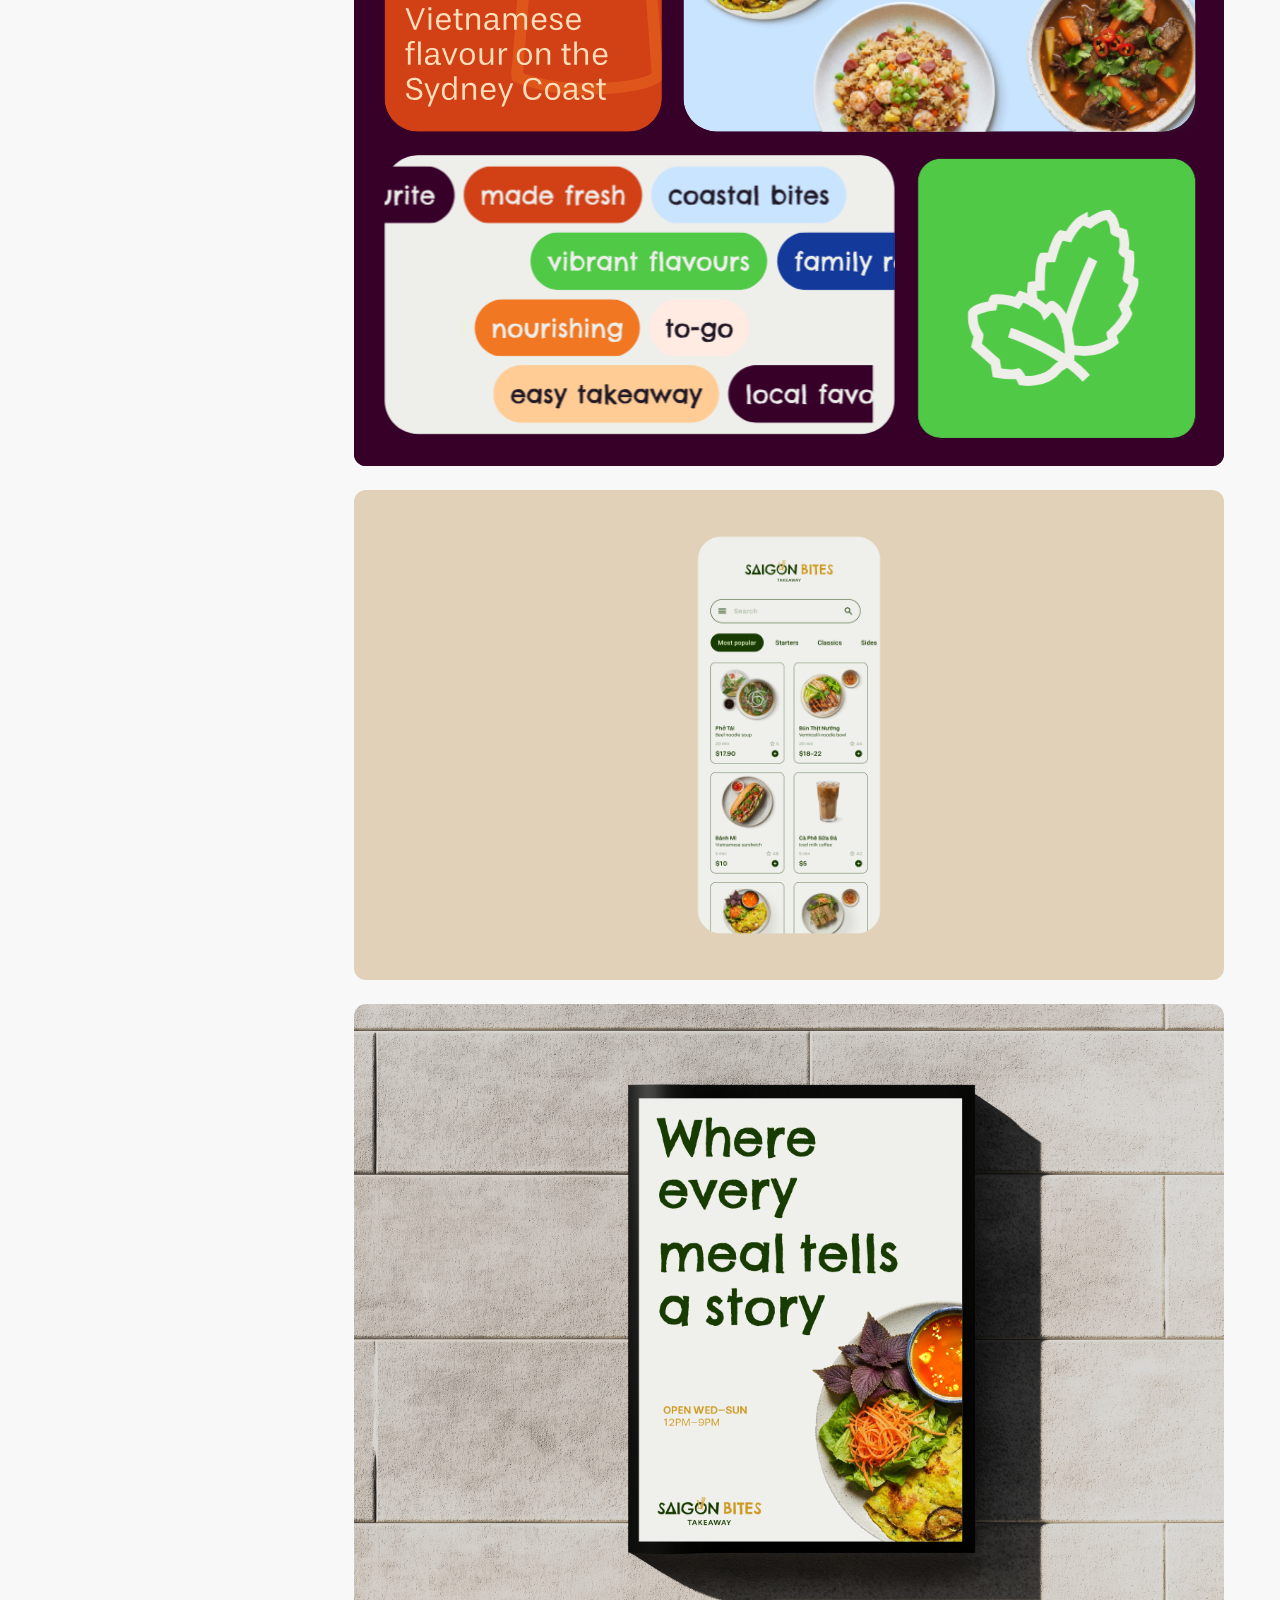
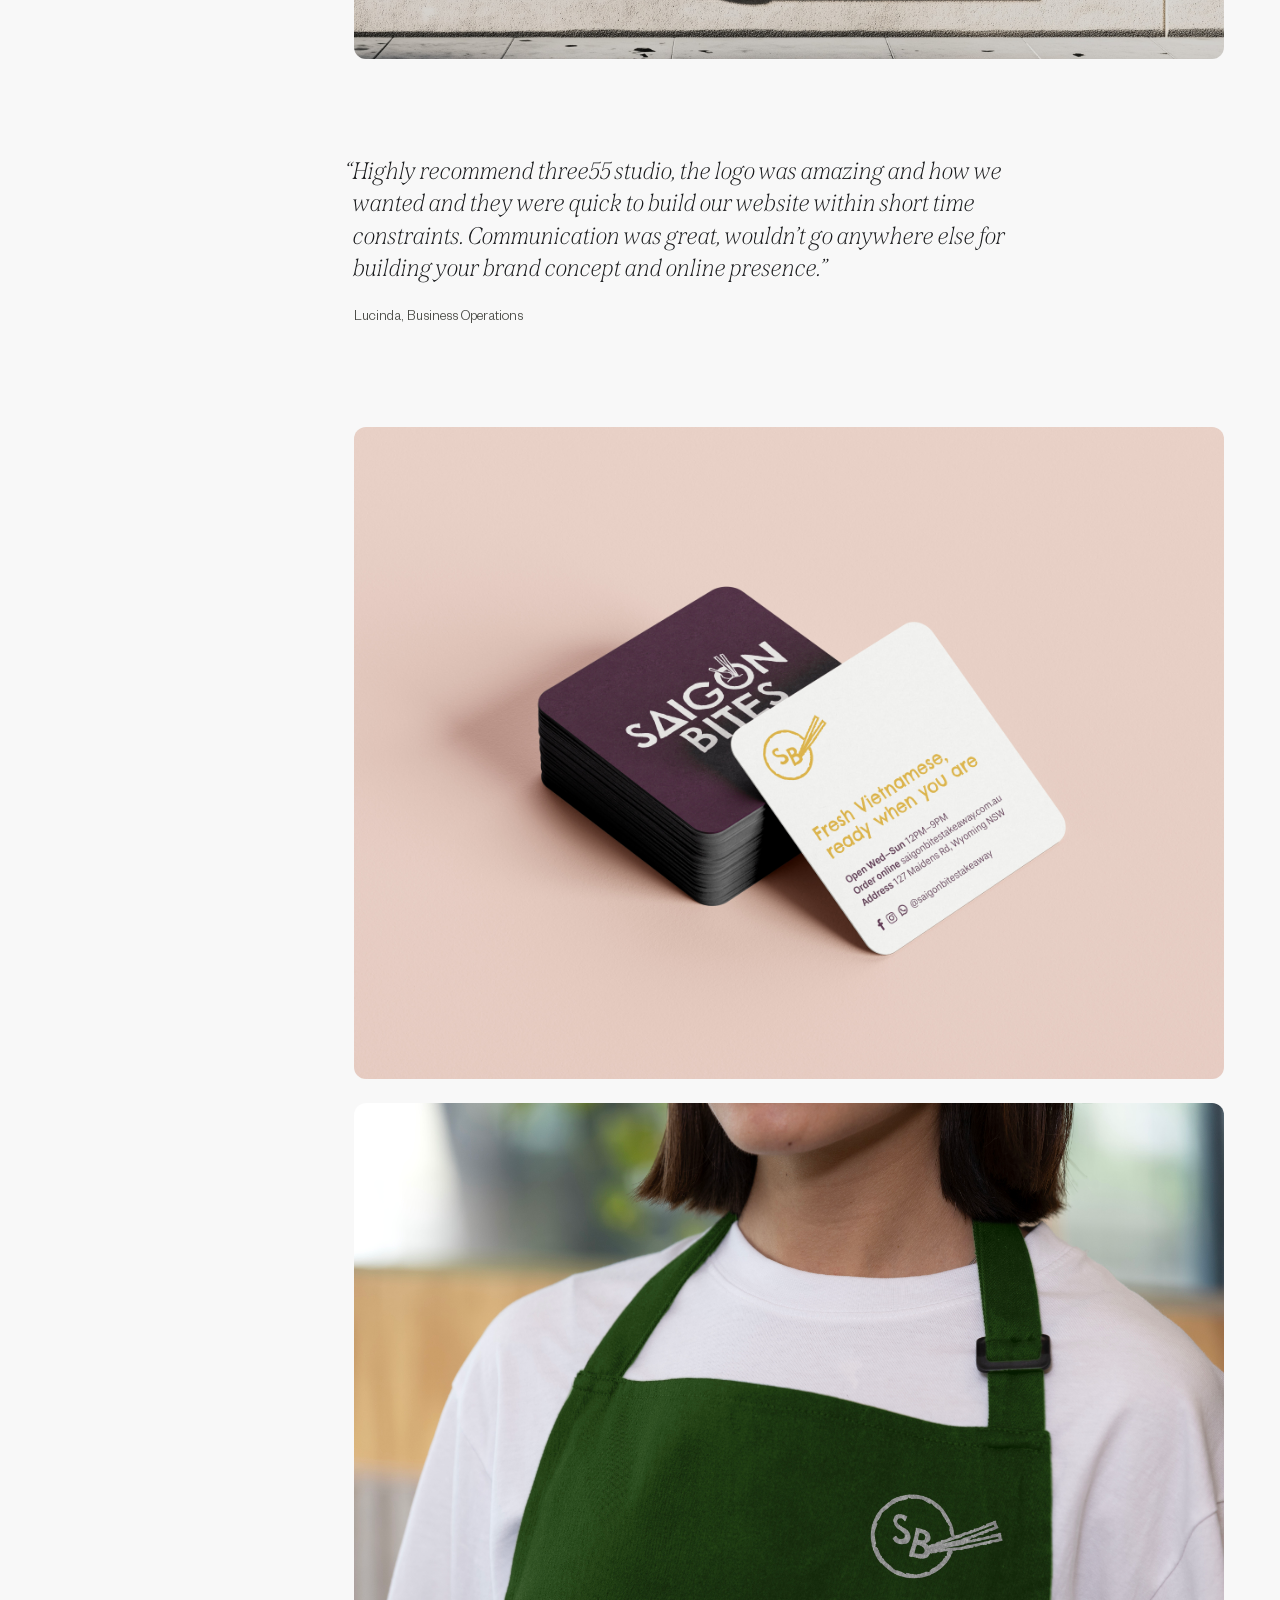
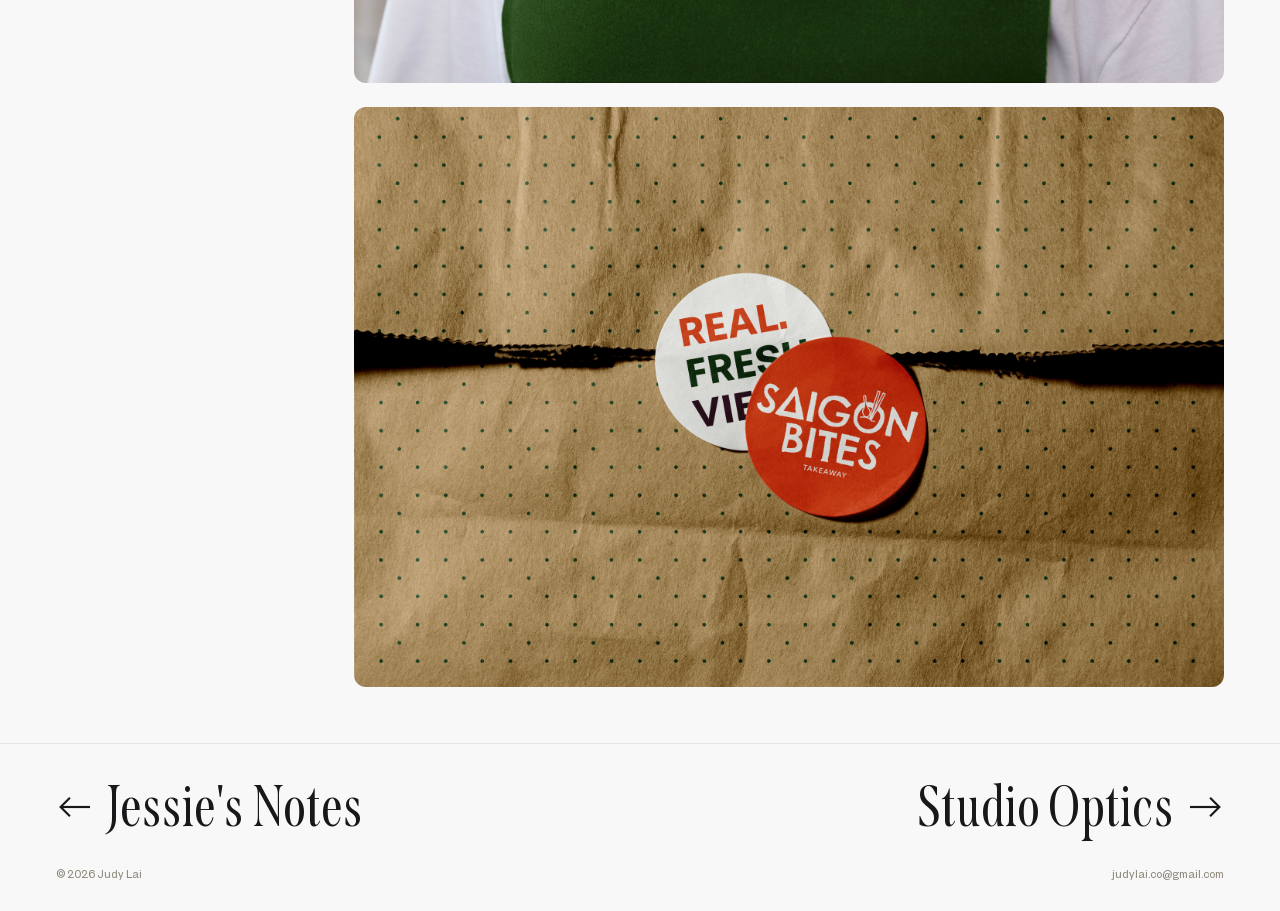
<file: saigon-bites.html>
<!DOCTYPE html>
<html lang="en">
<head>
<meta charset="utf-8">
<meta name="viewport" content="width=device-width, initial-scale=1">
<title>Saigon Bites — Judy Lai</title>
<meta name="description" content="Brand identity, web design and motion for Saigon Bites, a Vietnamese takeaway.">
<meta property="og:type" content="article">
<meta property="og:title" content="Saigon Bites — Judy Lai">
<meta property="og:description" content="Brand identity, web design and motion for Saigon Bites, a Vietnamese takeaway.">
<meta property="og:image" content="https://judylai.co/assets/sb-poster.jpg">
<meta name="twitter:card" content="summary_large_image">
<link rel="icon" href="/favicon2.svg" type="image/svg+xml">
<link rel="stylesheet" href="/css/site.css">
<link rel="stylesheet" href="/css/case-redesign.css">
<script src="/vendor/lottie.min.js" defer></script>
<script src="/js/site.js" defer></script>
<script src="/js/case-redesign.js" defer></script>
</head>
<body class="case-saigonbites case-v2">

  <header class="site-header">
    <a class="site-header__back hover-accent" href="/">
      <svg width="16" height="10" viewBox="0 0 22 14" fill="none" aria-hidden="true"><line x1="3" y1="7" x2="22" y2="7" stroke="currentColor" stroke-width="1.4"/><path d="M9 1L3 7L9 13" stroke="currentColor" stroke-width="1.4"/></svg>
      Back to home
    </a>
    <a class="site-header__wordmark hover-accent" href="/#top">JUDY LAI</a>
  </header>

  <main>

    <section class="case2">
      <div class="case2__side">
        <h1 class="as-h3">Saigon Bites</h1>
        <ul class="case2__roles as-h6">
          <li>Brand strategy</li>
          <li>Identity design</li>
          <li>Digital ordering</li>
        </ul>
      </div>

      <div class="case2__hero">
        <img src="/assets/sb-cover-mockup2.webp" alt="Saigon Bites ordering site">
      </div>

      <p class="case2__intro as-h4">
        A Vietnamese takeaway serving authentic flavours to its local community. We built the brand identity and full web presence from the ground up — something warm and vibrant that reflects the food, and makes it effortless for customers to browse the menu and walk through the door.
      </p>

      <div class="case2__brief">
        <div>
          <h6>The problem</h6>
          <p>Saigon Bites planned to reopen as takeaway-only to ease the load on its ageing owners, and needed a website that could actually carry the business: taking orders, syncing with platforms like Uber Eats, and staying simple enough for every customer.</p>
        </div>
        <div>
          <h6>The solution</h6>
          <p>Saigon Bites needed a brand refresh to reclaim their place as a local favourite, built around who they'd been and where they were headed. With my developer, I turned their menu into a seamless online ordering system with customisable options and add-ons, and generated the full menu's photography with AI instead of commissioning a shoot.</p>
        </div>
      </div>

      <hr class="case2__rule">

      <div class="case2__stats">
        <div>
          <p class="case2__figure">43%</p>
          <p>increase in website orders within a month of relaunch</p>
        </div>
        <div>
          <p class="case2__figure">$5.50</p>
          <p>uplift of average order value through customisation and add-on capabilities</p>
        </div>
        <div>
          <p class="case2__figure">78%</p>
          <p>of total takeaway revenue attributed to seamless mobile checkout experience</p>
        </div>
      </div>
    </section>

    <section class="case-media">
      <div class="case-media__stack">
        <div class="lottie" data-lottie="./assets/sb-compilation.json" role="img" aria-label="Saigon Bites brand animation" style="aspect-ratio:486/360;overflow:hidden;background:#17181A;"></div>
        <img src="/assets/saigonbites-mobilee.png" alt="Saigon Bites ordering site on mobile" width="1920" height="1080" loading="lazy">
        <img src="/assets/sb-poster.jpg" alt="Poster" loading="lazy">
      </div>
    </section>

    <section class="case-quote">
      <blockquote>
        <p class="case-quote__text"><span class="case-quote__mark" aria-hidden="true">“</span><i>Highly recommend three55 studio, the logo was amazing and how we wanted and they were quick to build our website within short time constraints. 
Communication was great, wouldn’t go anywhere else for building your brand concept and online presence.”</i></p>
        <footer class="case-quote__cite">Lucinda, Business Operations</footer>
      </blockquote>
    </section>

    <section class="case-media">
      <div class="case-media__stack">
        <img src="/assets/sb-business-cards.jpg" alt="Business cards" loading="lazy">
        <img src="/assets/sb-apron.jpg" alt="Apron" loading="lazy">
        <img src="/assets/sb-paper-bag.jpg" alt="Paper bag" loading="lazy">
      </div>
    </section>

  </main>

  <footer class="site-footer">
    <nav class="site-footer__nav">
      <div class="site-footer__navitem">
        <a class="site-footer__next site-footer__next--prev hover-accent" href="/jessies-notes">
          <svg width="34" height="22" viewBox="0 0 22 14" fill="none" aria-hidden="true"><line x1="3" y1="7" x2="22" y2="7" stroke="currentColor" stroke-width="1.4"/><path d="M9 1L3 7L9 13" stroke="currentColor" stroke-width="1.4"/></svg>
          Jessie's Notes
        </a>
      </div>
      <div class="site-footer__navitem">
        <a class="site-footer__next hover-accent" href="/studio-optics">
          Studio Optics
          <svg width="34" height="22" viewBox="0 0 22 14" fill="none" aria-hidden="true"><line x1="0" y1="7" x2="19" y2="7" stroke="currentColor" stroke-width="1.4"/><path d="M13 1L19 7L13 13" stroke="currentColor" stroke-width="1.4"/></svg>
        </a>
      </div>
    </nav>
    <div class="site-footer__meta">
      <span>© 2026 Judy Lai</span>
      <a class="hover-accent" href="mailto:judylai.co@gmail.com">judylai.co@gmail.com</a>
    </div>
  </footer>

</body>
</html>
</file>
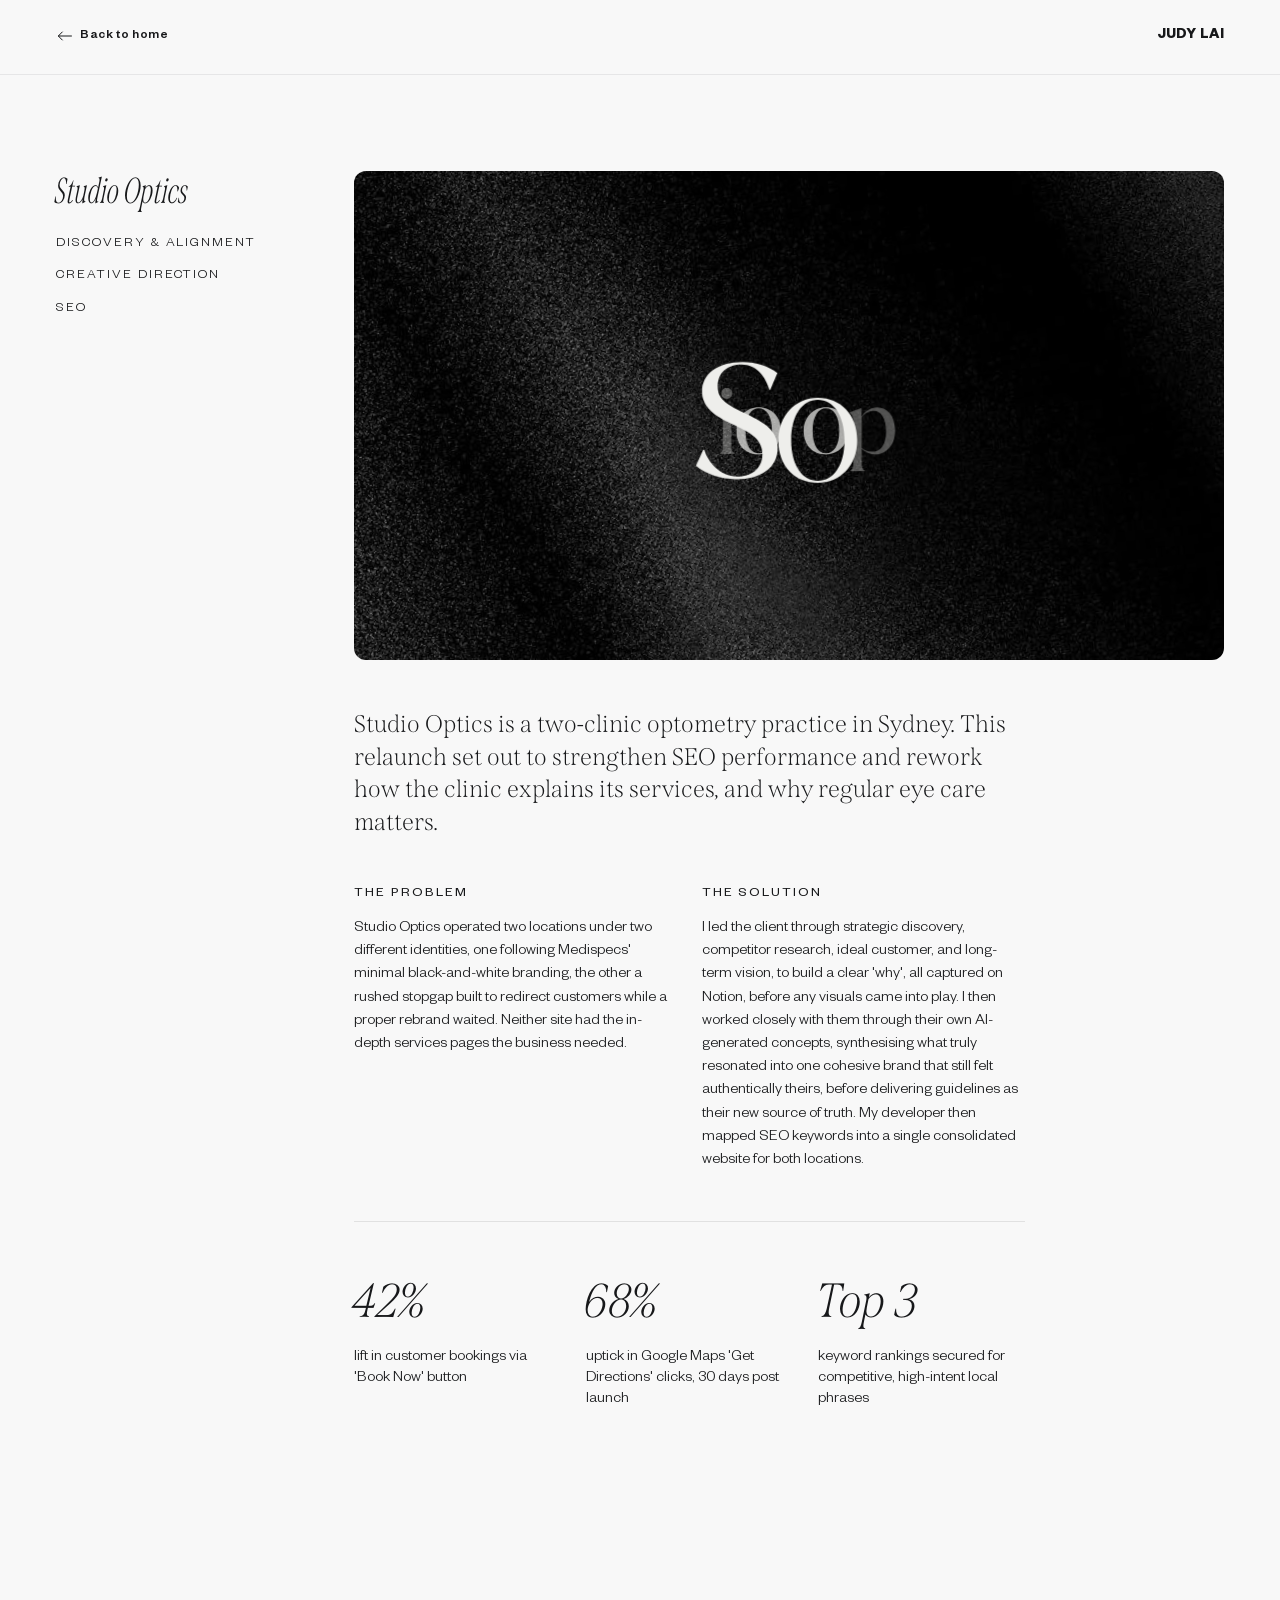
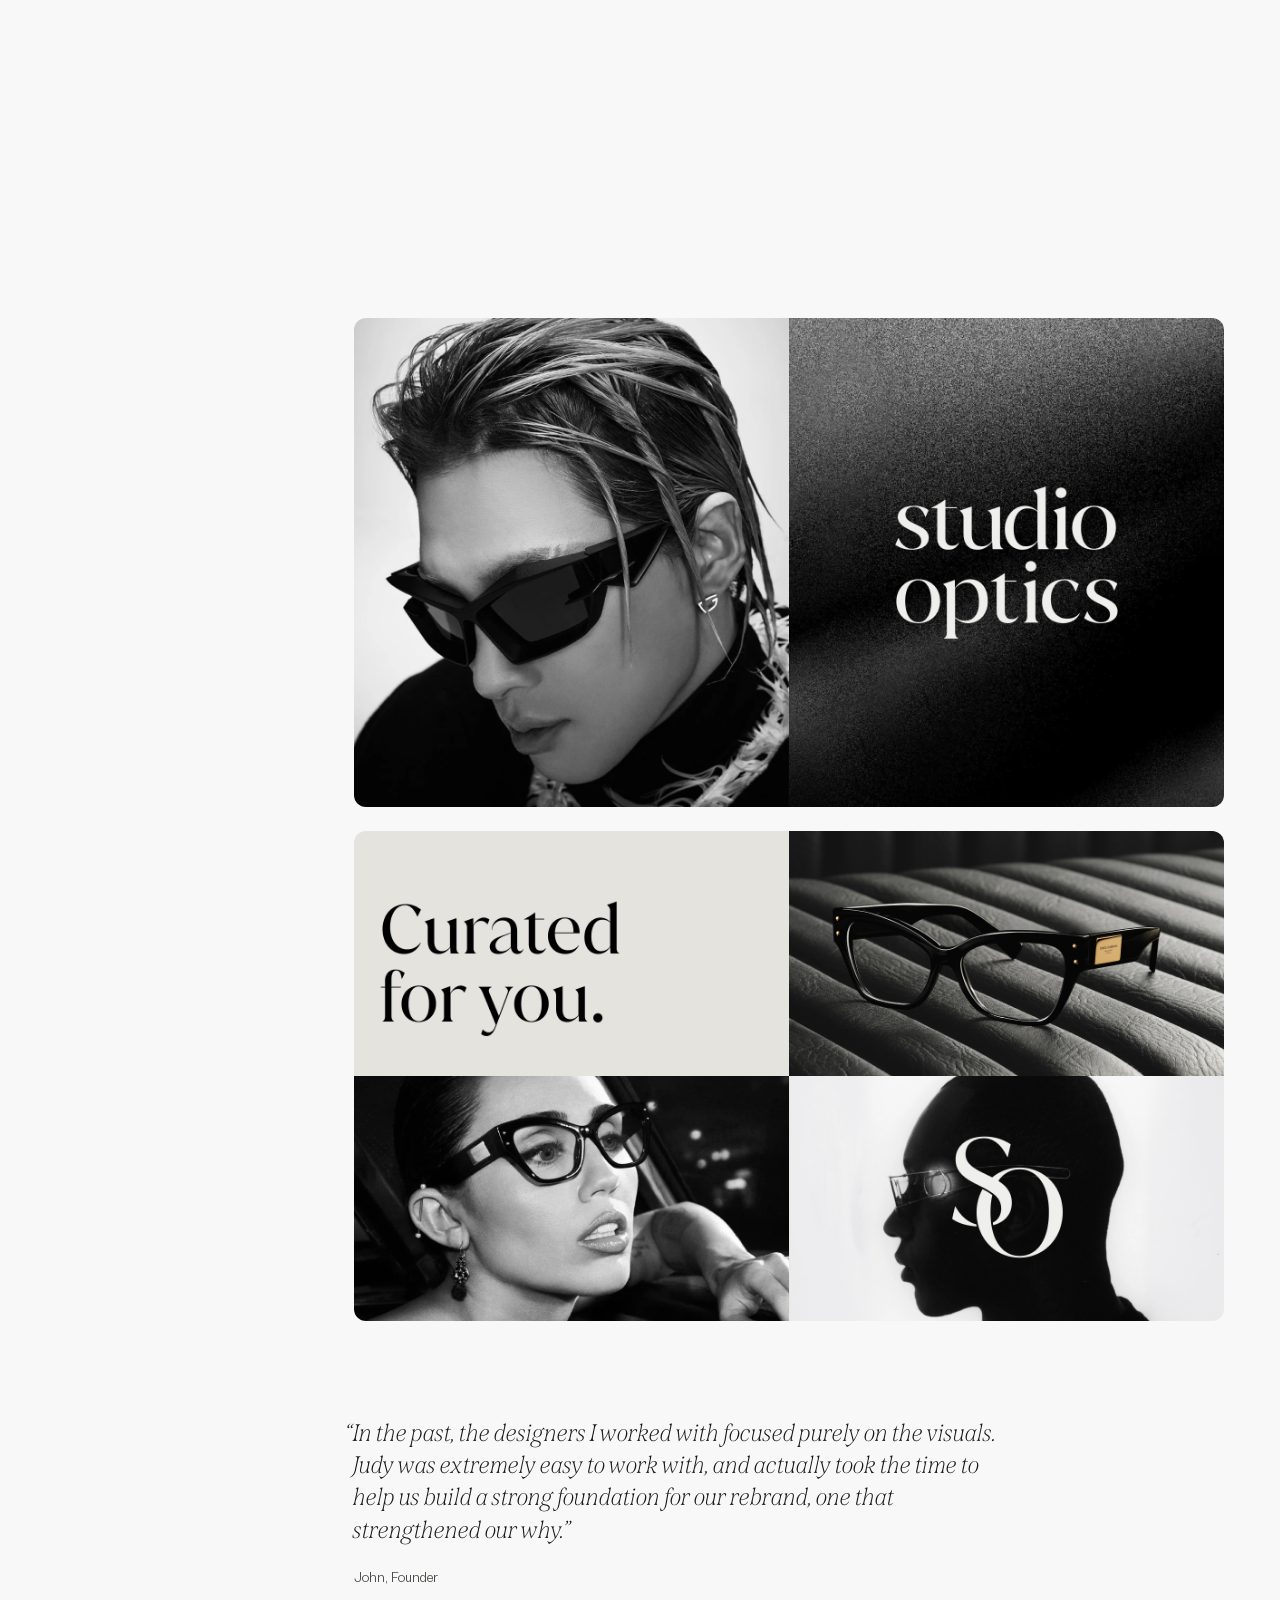
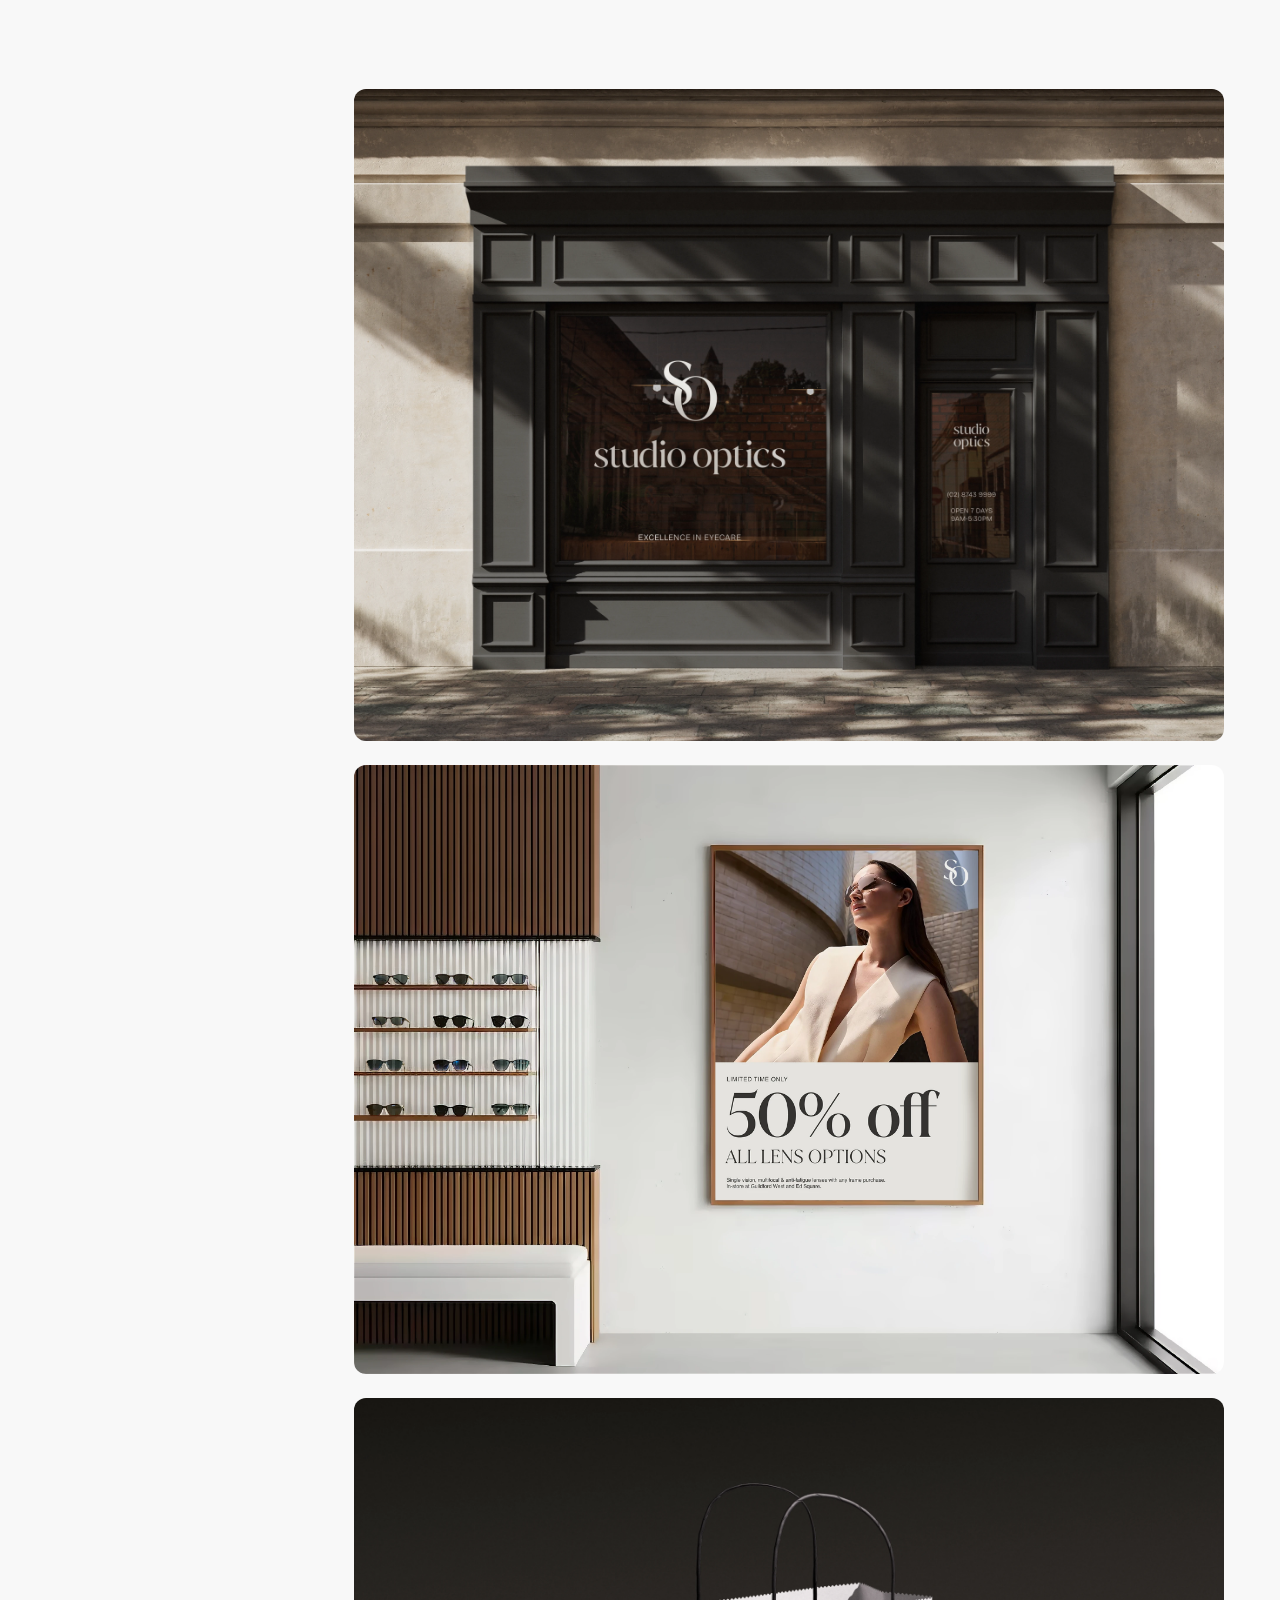
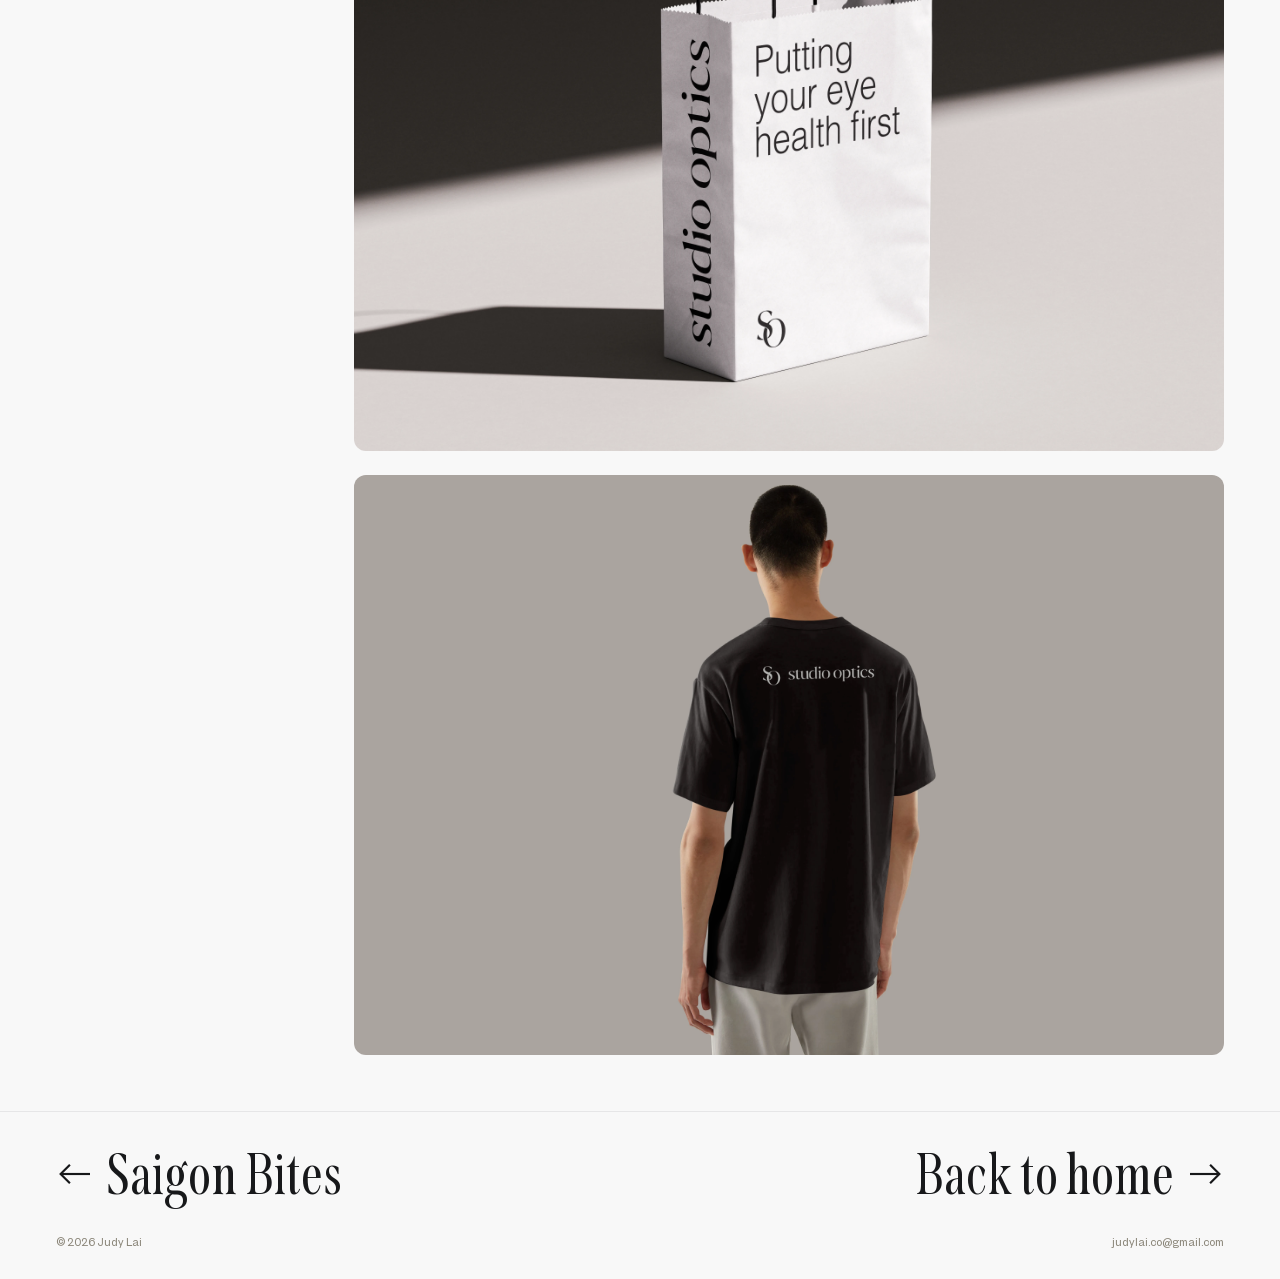
<file: studio-optics.html>
<!DOCTYPE html>
<html lang="en">
<head>
<meta charset="utf-8">
<meta name="viewport" content="width=device-width, initial-scale=1">
<title>Studio Optics — Judy Lai</title>
<meta name="description" content="Creative direction, brand and website design concept for Studio Optics, an optometry practice across two Sydney clinics.">
<meta property="og:type" content="article">
<meta property="og:title" content="Studio Optics — Judy Lai">
<meta property="og:description" content="Creative direction, brand and website design for Studio Optics, an optometry practice across two Sydney clinics.">
<meta property="og:image" content="https://judylai.co/assets/so-branding-1.jpg">
<meta name="twitter:card" content="summary_large_image">
<link rel="icon" href="/favicon2.svg" type="image/svg+xml">
<link rel="stylesheet" href="/css/site.css">
<link rel="stylesheet" href="/css/case-redesign.css">
<script src="/vendor/lottie.min.js" defer></script>
<script src="/js/site.js" defer></script>
<script src="/js/case-redesign.js" defer></script>
</head>
<body class="case-studiooptics case-v2">

  <header class="site-header">
    <a class="site-header__back hover-accent" href="/">
      <svg width="16" height="10" viewBox="0 0 22 14" fill="none" aria-hidden="true"><line x1="3" y1="7" x2="22" y2="7" stroke="currentColor" stroke-width="1.4"/><path d="M9 1L3 7L9 13" stroke="currentColor" stroke-width="1.4"/></svg>
      Back to home
    </a>
    <a class="site-header__wordmark hover-accent" href="/#top">JUDY LAI</a>
  </header>

  <main>

    <section class="case2">
      <div class="case2__side">
        <h1 class="as-h3">Studio Optics</h1>
        <ul class="case2__roles as-h6">
          <li>Discovery &amp; alignment</li>
          <li>Creative direction</li>
          <li>SEO</li>
        </ul>
      </div>

      <div class="case2__hero">
        <div class="lottie" data-lottie="./assets/so-cover.json" data-lottie-fit="slice" role="img" aria-label="Studio Optics"></div>
      </div>

      <p class="case2__intro as-h4">
        Studio Optics is a two-clinic optometry practice in Sydney. This relaunch set out to strengthen SEO performance and rework how the clinic explains its services, and why regular eye care matters.
      </p>

      <div class="case2__brief">
        <div>
          <h6>The problem</h6>
          <p>Studio Optics operated two locations under two different identities, one following Medispecs' minimal black-and-white branding, the other a rushed stopgap built to redirect customers while a proper rebrand waited. Neither site had the in-depth services pages the business needed.</p>
        </div>
        <div>
          <h6>The solution</h6>
          <p>I led the client through strategic discovery, competitor research, ideal customer, and long-term vision, to build a clear 'why', all captured on Notion, before any visuals came into play. I then worked closely with them through their own AI-generated concepts, synthesising what truly resonated into one cohesive brand that still felt authentically theirs, before delivering guidelines as their new source of truth. My developer then mapped SEO keywords into a single consolidated website for both locations.</p>
        </div>
      </div>

      <hr class="case2__rule">

      <div class="case2__stats">
        <div>
          <p class="case2__figure">42%</p>
          <p>lift in customer bookings via 'Book Now' button</p>
        </div>
        <div>
          <p class="case2__figure">68%</p>
          <p>uptick in Google Maps 'Get Directions' clicks, 30 days post launch</p>
        </div>
        <div>
          <p class="case2__figure">Top 3</p>
          <p>keyword rankings secured for competitive, high-intent local phrases</p>
        </div>
      </div>
    </section>

    <section class="case-media">
      <div class="case-media__stack">
        <video src="/assets/so-webpage2.mp4" width="1920" height="1110" autoplay loop muted playsinline preload="metadata"></video>
        <img src="/assets/so-branding-1.jpg" alt="Studio Optics branding" loading="lazy">
        <img src="/assets/so-branding-2.jpg" alt="Studio Optics branding" loading="lazy">
      </div>
    </section>

    <section class="case-quote">
      <blockquote>
        <p class="case-quote__text"><span class="case-quote__mark" aria-hidden="true">“</span><i>In the past, the designers I worked with focused purely on the visuals. 
Judy was extremely easy to work with, and actually took the time to help us build a strong foundation for our rebrand, one that strengthened our why.”</i></p>
        <footer class="case-quote__cite">John, Founder</footer>
      </blockquote>
    </section>

    <section class="case-media">
      <div class="case-media__stack">
        <img src="/assets/so-storefront.webp" alt="Storefront" loading="lazy">
        <img src="/assets/so-shop-poster.webp" alt="Shop poster" loading="lazy">
        <img src="/assets/so-paper-bag.webp" alt="Paper bag" loading="lazy">
        <img src="/assets/so-tshirt-back.webp" alt="T-shirt" loading="lazy">
      </div>
    </section>

  </main>

  <footer class="site-footer">
    <nav class="site-footer__nav">
      <div class="site-footer__navitem">
        <a class="site-footer__next site-footer__next--prev hover-accent" href="/saigon-bites">
          <svg width="34" height="22" viewBox="0 0 22 14" fill="none" aria-hidden="true"><line x1="3" y1="7" x2="22" y2="7" stroke="currentColor" stroke-width="1.4"/><path d="M9 1L3 7L9 13" stroke="currentColor" stroke-width="1.4"/></svg>
          Saigon Bites
        </a>
      </div>
      <div class="site-footer__navitem">
        <a class="site-footer__next hover-accent" href="/#work">
          Back to home
          <svg width="34" height="22" viewBox="0 0 22 14" fill="none" aria-hidden="true"><line x1="0" y1="7" x2="19" y2="7" stroke="currentColor" stroke-width="1.4"/><path d="M13 1L19 7L13 13" stroke="currentColor" stroke-width="1.4"/></svg>
        </a>
      </div>
    </nav>
    <div class="site-footer__meta">
      <span>© 2026 Judy Lai</span>
      <a class="hover-accent" href="mailto:judylai.co@gmail.com">judylai.co@gmail.com</a>
    </div>
  </footer>

</body>
</html>
</file>
<file: css/site.css>
/* ==========================================================================
   Judy Lai — portfolio
   Shared styles. Page-specific one-offs stay inline in the HTML.
   ========================================================================== */

/* --- Fonts ---------------------------------------------------------------
   Founders Grotesk and Span Compressed are licensed from Klim Type Foundry.
   These are the .woff2 web kit files — licensed for web embedding. Do not
   commit the desktop .otf files here. See README.
   ------------------------------------------------------------------------ */
@font-face { font-family: 'Span Compressed'; src: url('../fonts/SpanCompressed-Light.woff2') format('woff2');         font-weight: 300; font-display: swap; }
@font-face { font-family: 'Span Compressed'; src: url('../fonts/SpanCompressed-Regular.woff2') format('woff2');       font-weight: 400; font-display: swap; }
@font-face { font-family: 'Span Compressed'; src: url('../fonts/SpanCompressed-LightItalic.woff2') format('woff2');   font-weight: 300; font-style: italic; font-display: swap; }
@font-face { font-family: 'Span Compressed'; src: url('../fonts/SpanCompressed-RegularItalic.woff2') format('woff2'); font-weight: 400; font-style: italic; font-display: swap; }
@font-face { font-family: 'Founders Grotesk'; src: url('../fonts/FoundersGrotesk-Light.woff2') format('woff2');    font-weight: 300; font-display: swap; }
@font-face { font-family: 'Founders Grotesk'; src: url('../fonts/FoundersGrotesk-Regular.woff2') format('woff2');  font-weight: 400; font-display: swap; }
@font-face { font-family: 'Founders Grotesk'; src: url('../fonts/FoundersGrotesk-Medium.woff2') format('woff2');   font-weight: 500; font-display: swap; }
@font-face { font-family: 'Founders Grotesk'; src: url('../fonts/FoundersGrotesk-Semibold.woff2') format('woff2'); font-weight: 600; font-display: swap; }
@font-face { font-family: 'Founders Grotesk'; src: url('../fonts/FoundersGrotesk-Bold.woff2') format('woff2');     font-weight: 700; font-display: swap; }

/* --- Tokens --------------------------------------------------------------- */
:root {
  --paper:  #F8F8F8;
  --ink:    #17181A;
  --ink-60: #454641;
  --ink-40: #8A8578;
  --accent: #F05436;
  --rule:   rgba(23, 24, 26, 0.1);
  --gutter: 56px;
  --sans:  'Founders Grotesk', sans-serif;
  --serif: 'Span Compressed', serif;
}

/* --- Base ----------------------------------------------------------------- */
* { box-sizing: border-box; }

body {
  margin: 0;
  background: var(--paper);
  color: var(--ink);
  font-family: var(--sans);
  min-height: 100vh;
  -webkit-font-smoothing: antialiased;
}

::selection { background: var(--ink); color: var(--paper); }

/* Custom cursor, 24px with the hotspot in the middle. Safari ignores SVG
   cursors, so a PNG of the same mark follows as its fallback; links keep the
   browser's hand pointer. */
body {
  cursor: url('/assets/cursor.svg') 12 12,
          url('/assets/cursor.png') 12 12,
          auto;
}

img, video { max-width: 100%; }

/* One selection colour everywhere — the per-case-study brand colours are gone. */

/* --- Links ---------------------------------------------------------------- */
/* Replaces the design export's `style-hover` attribute. */
a.hover-accent { transition: color 0.2s ease; }
a.hover-accent:hover,
a.hover-accent:focus-visible { color: var(--accent); }

:focus-visible { outline: 2px solid var(--accent); outline-offset: 3px; }

/* --- Motion --------------------------------------------------------------- */
@keyframes fadeUp {
  from { opacity: 0; transform: translateY(14px); }
  to   { opacity: 1; transform: translateY(0); }
}

@media (prefers-reduced-motion: reduce) {
  *, *::before, *::after {
    animation-duration: 0.01ms !important;
    animation-iteration-count: 1 !important;
    transition-duration: 0.01ms !important;
    scroll-behavior: auto !important;
  }
}

/* ==========================================================================
   Home
   ========================================================================== */
.home {
  display: grid;
  /* 60:40 on large screens; 50:50 from 1513px down, single column below 900px */
  grid-template-columns: minmax(0, 60fr) minmax(440px, 40fr);
  gap: 51px;
  align-items: start;
  width: 100%;
  padding-left: var(--gutter);
}

.home__intro {
  position: sticky;
  top: 0;
  height: 100vh;
  display: flex;
  flex-direction: column;
  justify-content: space-between;
  padding: 48px 0;
}

.home__statement {
  font-family: var(--serif);
  font-weight: 300;
  font-size: clamp(2rem, 3.6vw, 3.2rem);
  line-height: 1.15;
  letter-spacing: -0.02em;
  margin: 0;
  max-width: 20ch;
  animation: fadeUp 0.8s ease 0.1s both;
}

/* The italic phrases keep the font's default tracking. */
.home__statement i {
  letter-spacing: normal;
}

/* The space before an italic phrase reads tight because the first italic
   letter leans back into it, so it's doubled (a space here is ~0.12em). It's
   the space that widens rather than a margin on the <i>, so a phrase that
   starts a line isn't pushed in — a space at the end of a line hangs. */
.home__statement .italic-gap {
  word-spacing: 0.12em;
}

.home__social {
  display: flex;
  gap: 28px;
  flex-wrap: wrap;
}

.home__social a {
  font-size: 16px;
  letter-spacing: 0.04em;
  color: var(--ink);
  text-decoration: none;
  border-bottom: 1px solid rgba(23, 24, 26, 0.4);
}

.home__work { display: flex; flex-direction: column; }

/* --- Project cards -------------------------------------------------------- */
.proj-card {
  position: relative;
  display: block;
  text-decoration: none;
  color: var(--ink);
}

.proj-card__media {
  width: 100%;
  /* A fixed ratio keeps every card the same height and stops the frame
     reshaping as the window resizes, which was cropping the logos. 3:2 fits
     the Jessie's artboard (640x432); the 4:3 assets crop top and bottom. */
  aspect-ratio: 3 / 2;
  overflow: hidden;
  position: relative;
}

.proj-card__media > img,
.proj-card__media > video,
.proj-card__media > .lottie {
  display: block;
  width: 100%;
  height: 100%;
  object-fit: cover;
}

.proj-overlay {
  position: absolute;
  inset: 0;
  display: flex;
  align-items: center;
  justify-content: center;
  padding: 0 12%;
  opacity: 0;
  background: transparent;
  transition: opacity 0.3s ease, background 0.3s ease;
}

/* Hover is limited to mice so a tap doesn't leave the overlay stuck on. Touch
   screens reveal captions on scroll instead — see the (hover: none) block. */
@media (hover: hover) {
  .proj-card:hover .proj-overlay { opacity: 1; background: var(--accent); }
}

.proj-card:focus-visible .proj-overlay { opacity: 1; background: var(--accent); }

.proj-overlay p {
  font-family: var(--serif);
  font-style: italic;
  font-weight: 300;
  font-size: clamp(1.4rem, 2vw, 1.9rem);
  line-height: 1.3;
  color: var(--paper);
  margin: 0;
  text-align: center;
}

/* ==========================================================================
   Case studies — shared chrome
   ========================================================================== */
.site-header {
  position: sticky;
  top: 0;
  z-index: 40;
  display: flex;
  align-items: center;
  justify-content: space-between;
  padding: 28px var(--gutter);
  background: rgba(248, 248, 248, 0.9);
  backdrop-filter: blur(8px);
  border-bottom: 1px solid rgba(23, 24, 26, 0.08);
}

.site-header__back {
  font-size: 13px;
  letter-spacing: 0.04em;
  color: var(--ink);
  text-decoration: none;
  font-weight: 500;
  display: flex;
  align-items: center;
  gap: 8px;
}

.site-header__back svg { display: block; margin-top: -3px; }

.site-header__wordmark {
  font-weight: 700;
  font-size: 15px;
  letter-spacing: 0.02em;
  color: var(--ink);
  text-decoration: none;
}

.eyebrow {
  font-size: 13px;
  letter-spacing: 0.14em;
  text-transform: uppercase;
  color: var(--accent);
  margin: 0 0 20px;
  font-weight: 600;
}

.case-hero { padding: 100px var(--gutter) 32px; max-width: 1000px; }

.case-hero__title {
  font-family: var(--serif);
  font-weight: 400;
  font-size: clamp(2.8rem, 7vw, 5.4rem);
  line-height: 1.02;
  margin: 0 0 28px;
}

.case-hero__lede {
  font-size: 19px;
  font-weight: 300;
  line-height: 1.65;
  color: var(--ink-60);
  max-width: 56ch;
  margin: 0;
}

/* Problem / solution pair */
.case-brief {
  padding: 0 var(--gutter) 80px;
  max-width: 1000px;
  display: grid;
  grid-template-columns: 1fr 1fr;
  gap: 56px;
}

.case-brief h2 {
  font-size: 13px;
  letter-spacing: 0.14em;
  text-transform: uppercase;
  color: var(--accent);
  margin: 0 0 14px;
  font-weight: 400;
}

.case-brief p {
  font-size: 17px;
  font-weight: 300;
  line-height: 1.7;
  color: var(--ink);
  margin: 0;
}

/* Stats — three figures in a row. The figure matches the footer nav size. */
.case-stats {
  padding: 0 var(--gutter) 80px;
  max-width: 1000px;
  display: grid;
  grid-template-columns: repeat(3, 1fr);
  gap: 56px;
}

.case-stats__figure {
  font-family: var(--serif);
  font-size: clamp(2rem, 5vw, 3.6rem);
  line-height: 1;
  color: var(--accent);
  margin: 0 0 14px;
}

.case-stats__label {
  font-size: 17px;
  font-weight: 300;
  line-height: 1.7;
  color: var(--ink);
  margin: 0;
}

/* Testimonial — indented callout, opening quote mark hangs outside the text */
.case-quote {
  padding: 0 var(--gutter) 96px;
  max-width: 1000px;
}

.case-quote blockquote {
  margin: 0;
  padding-left: 80px;
}

.case-quote__text {
  position: relative;
  font-family: var(--serif);
  font-size: clamp(1.8rem, 3.4vw, 2.8rem);
  line-height: 1.15;
  color: var(--accent);
  margin: 0;
}

.case-quote__mark {
  position: absolute;
  right: 100%;
}

.case-quote__cite {
  font-size: 15px;
  font-weight: 300;
  line-height: 1.5;
  color: var(--ink-60);
  margin-top: 24px;
}

/* Media sections */
.case-media { padding: 0 var(--gutter) 96px; max-width: 1180px; }

/* Images sit 24px apart everywhere, the same as inside a stack or grid, so a
   run of media sections reads as one sequence. The 96px above stays where a
   media section is followed by something else — a quote, or the footer. */
.case-media:has(+ .case-media) { padding-bottom: 24px; }

.case-media__stack { display: flex; flex-direction: column; gap: 24px; }
.case-media__grid { display: grid; grid-template-columns: 1fr 1fr; gap: 24px; }

.case-media img,
.case-media video,
.case-media .lottie {
  width: 100%;
  height: auto;          /* honour the intrinsic width/height attributes */
  display: block;
  border-radius: 12px;
}

.span-2 { grid-column: span 2; }
.ratio-16-9 { aspect-ratio: 16 / 9; object-fit: cover; }
.ratio-3-2  { aspect-ratio: 3 / 2;  object-fit: cover; }
.ratio-1-1  { aspect-ratio: 1 / 1;  object-fit: cover; }

/* Lottie containers are empty until JS injects an SVG. That SVG carries its own
   intrinsic size, which would otherwise widen its grid track and spill past the
   rounded corners — so clip it and let it shrink. Pair with a .ratio-* class,
   since an empty div has no height of its own. */
.case-media .lottie,
.proj-card__media > .lottie {
  overflow: hidden;
  min-width: 0;
}

.rounded { border-radius: 12px; overflow: hidden; }

/* --- Footer --------------------------------------------------------------- */
/* Mirrors the header: full-width rule, same 28px padding and line colour. */
.site-footer {
  padding: 28px var(--gutter);
  border-top: 1px solid rgba(23, 24, 26, 0.08);
}

.site-footer__nav {
  display: flex;
  justify-content: space-between;
  align-items: flex-start;
  gap: 40px;
  margin-bottom: 28px;
}

.site-footer__next {
  font-family: var(--serif);
  font-size: clamp(2rem, 5vw, 3.6rem);
  color: var(--ink);
  text-decoration: none;
  display: flex;
  align-items: center;
  gap: 16px;
}

.site-footer__next svg { display: block; flex: none; }

.site-footer__meta {
  display: flex;
  justify-content: space-between;
  gap: 16px;
  font-size: 12px;
  color: var(--ink-40);
}

.site-footer__meta a { color: var(--ink-40); text-decoration: none; }

/* ==========================================================================
   Responsive
   The export was desktop-only; these are the minimum breakpoints needed to
   stop the two-column layouts collapsing on phones.
   ========================================================================== */
/* 50:50 on laptops (up to 1513px wide); 60:40 above that */
@media (max-width: 1513px) {
  .home { grid-template-columns: 1fr 1fr; }
}

@media (max-width: 900px) {
  :root { --gutter: 24px; }

  /* cards run edge to edge; only the intro keeps the page margin */
  .home {
    grid-template-columns: 1fr;
    gap: 32px;
    padding-left: 0;
  }

  .home__intro {
    position: static;
    height: auto;
    gap: 40px;
    padding: 40px var(--gutter) 0;
  }

  /* single column: hold the size at 37px (what 1024px gets) rather than letting
     it drop to the 32px floor, and keep the box to 70% of the screen for a
     shorter line. Phones go full width at 32px — see the 600px block. */
  .home__statement {
    max-width: 70vw;
    font-size: 2.3125rem;
  }

  .proj-overlay { padding: 0 24px; }
  /* caption text keeps the desktop size range until phones (600px block) */

  .case-brief { grid-template-columns: 1fr; gap: 32px; }
  /* two across; the third wraps under the first with the same spacing */
  .case-stats { grid-template-columns: 1fr 1fr; gap: 32px 24px; }
  .case-quote blockquote { padding-left: 32px; }
  .case-media__grid { grid-template-columns: 1fr; }
  .span-2 { grid-column: auto; }

  .case-hero { padding-top: 64px; }
  /* not enough width for two names — show the next project only */
  .site-footer__navitem:first-child { display: none; }

  .site-footer__meta { flex-direction: column; }
}

@media (max-width: 600px) {
  .home__statement { max-width: none; font-size: 2rem; }
  .proj-overlay p { font-size: 1.15rem; }
}

/* Touch screens: a card's caption fades in over a soft shade while the card
   crosses the middle of the screen (.is-in-view comes from site.js). */
@media (hover: none) {
  .proj-overlay {
    align-items: flex-end;
    justify-content: flex-start;
    padding: 24px;
    background: linear-gradient(to top, rgba(23, 24, 26, 0.55), rgba(23, 24, 26, 0) 65%);
    transition: opacity 0.5s ease;
  }

  .proj-overlay p {
    text-align: left;
    text-shadow: 0 1px 12px rgba(0, 0, 0, 0.35);
    transform: translateY(8px);
    transition: transform 0.5s ease;
  }

  .proj-card.is-in-view .proj-overlay { opacity: 1; }
  .proj-card.is-in-view .proj-overlay p { transform: none; }
}

/* Award links — chip and awards box on case pages */
a.award-chip {
  transition: transform 0.2s ease, box-shadow 0.2s ease;
}
a.award-chip:hover,
a.award-chip:focus-visible {
  transform: translateY(-2px);
  box-shadow: 0 6px 16px rgba(0, 0, 0, 0.16);
}

/* Awards box — outlined, title on the left (40%), award list on the right (60%).
   Same 582px width as the single-line banner it replaced. */
.award-box {
  display: grid;
  grid-template-columns: 2fr 3fr;
  gap: 20px;
  max-width: 582px;
  padding: 16px 21px;
  border: 1px solid #FF6B4A;
  border-radius: 14px;
  font-size: 15px;
  line-height: 1.5;
}

.award-box__title {
  margin: 0;
  font-weight: 600;
  color: #FF6B4A;
}

.award-box__title a {
  color: inherit;
  text-decoration: underline;
  text-underline-offset: 3px;
}

.award-box__list {
  list-style: none;
  margin: 0;
  padding: 0;
  color: var(--ink);
}

/* star bullet hangs, so a wrapped line lines up with the text above */
.award-box__list li {
  padding-left: 1.3em;
  text-indent: -1.3em;
}

.award-box__list li::before {
  content: "✦";
  display: inline-block;
  width: 1.3em;
  text-indent: 0;
}

@media (max-width: 900px) {
  /* too narrow for two columns — title sits above the list */
  .award-box { grid-template-columns: 1fr; gap: 8px; }
}
</file>
<file: css/case-redesign.css>
/* ==========================================================================
   Case study redesign — DRAFT
   Loaded only by pendula-draft.html, on top of site.css, so the live case
   studies keep their current look until this is approved.
   ========================================================================== */

/* --- Type scale ----------------------------------------------------------
   Sizes sit on h1–h6 so the Figma names map straight onto tags. Choose the tag
   by meaning — one h1 per page — and use .as-hN where body copy needs a
   heading's size (the intro is a paragraph, not a heading).
   ------------------------------------------------------------------------ */
/* Span (normal width), Thin only so far. Licensed from Klim like the rest —
   .woff2 only, never the desktop files. */
@font-face { font-family: 'Span'; src: url('../fonts/Span-Thin.woff2') format('woff2');       font-weight: 100; font-display: swap; }
@font-face { font-family: 'Span'; src: url('../fonts/Span-ThinItalic.woff2') format('woff2'); font-weight: 100; font-style: italic; font-display: swap; }

/* Span Compressed Thin Italic — the redesign's title cut. The other Compressed
   weights are registered in site.css. */
@font-face { font-family: 'Span Compressed'; src: url('../fonts/SpanCompressed-ThinItalic.woff2') format('woff2'); font-weight: 100; font-style: italic; font-display: swap; }

.case-v2 { --span: 'Span', 'Span Compressed', serif; }

.case-v2 h1, .case-v2 h2, .case-v2 h3,
.case-v2 h4, .case-v2 h5, .case-v2 h6 { margin: 0; font-weight: 300; }

.case-v2 h1, .case-v2 .as-h1 { font-family: var(--span); font-weight: 100; font-size: 72px; line-height: 1.05; }
.case-v2 h2, .case-v2 .as-h2 { font-family: var(--span); font-weight: 100; font-size: 48px; line-height: 1.1; }
/* Title: Span Compressed Thin Italic. Only Light Italic (300) is in the
   project, so weight 100 renders as Light until a Thin Italic file is added,
   at which point it takes over on its own. */
.case-v2 h3, .case-v2 .as-h3 { font-family: var(--serif); font-weight: 100; font-style: italic; font-size: 36px; line-height: 1.15; }
.case-v2 h4, .case-v2 .as-h4 { font-family: var(--span); font-weight: 100; font-size: 24px; line-height: 1.35; }
.case-v2 h5, .case-v2 .as-h5 { font-family: var(--sans);  font-weight: 300; font-size: 19px; line-height: 1.5; }

/* H6 — the roles list and the problem / solution labels. Black and light now,
   not orange and semibold. */
.case-v2 h6, .case-v2 .as-h6 {
  font-family: var(--sans);
  font-weight: 300;
  font-size: 16px;
  line-height: 1.15;
  letter-spacing: 0.14em;
  text-transform: uppercase;
  color: var(--ink);
}

/* Body copy */
.case-v2 p { font-family: var(--sans); font-weight: 300; font-size: 16px; line-height: 1.45; color: var(--ink); margin: 0; }

/* Stat figures sit a step above the title — 48px, same Thin Italic cut. */
.case-v2 .case2__figure {
  font-family: var(--span);
  font-weight: 100;
  font-style: italic;
  font-size: 48px;
  line-height: 1.1;
  /* even-width digits, so the counter animation doesn't jitter the layout */
  font-variant-numeric: tabular-nums;
}

/* --- The 12 column grid --------------------------------------------------
   Every section shares one grid, so everything lines up on the same columns:
     1–3   title and roles
     4–12  images
     4–10  all text, including the quote (7 columns)
   ------------------------------------------------------------------------ */
.case-v2 .case2,
.case-v2 .case-media,
.case-v2 .case-quote {
  display: grid;
  grid-template-columns: repeat(12, minmax(0, 1fr));
  column-gap: 24px;
  align-items: start;
  max-width: 1280px;
  margin: 0 auto;
  padding-left: var(--gutter);
  padding-right: var(--gutter);
}

.case-v2 .case2 { padding-top: 96px; }

.case-v2 .case2__side { grid-column: 1 / 4; }
.case-v2 .case2__hero { grid-column: 4 / 13; }

.case-v2 .case2__intro,
.case-v2 .case2__brief,
.case-v2 .case2__rule,
.case-v2 .case2__stats { grid-column: 4 / 11; }

/* hairline between the problem / solution pair and the stats, 48px clear
   above and below */
.case-v2 .case2__rule {
  border: 0;
  height: 1px;
  background: var(--rule);
  width: 100%;
  margin: 48px 0 0;
}

/* images run to the right edge of the grid — any direct child of a media
   section, whether that's a stack, a grid, a bare image or a rounded wrapper */
.case-v2 .case-media > * { grid-column: 4 / 13; }

/* the quote sits on the text columns, mark hanging into the gap on its left */
.case-v2 .case-quote blockquote { grid-column: 4 / 11; padding-left: 0; }

.case-v2 .case2__roles { font-size: 14px; }

/* THE PROBLEM / THE SOLUTION — same 14px as the roles, one step heavier
   (Regular rather than Light) so they still read as labels */
.case-v2 .case2__brief h6 { font-size: 14px; font-weight: 400; }

.case2__roles {
  list-style: none;
  margin: 24px 0 0;
  padding: 0;
  display: flex;
  flex-direction: column;
  gap: 16px;
}

.case2__hero {
  position: relative;
  aspect-ratio: 16 / 9;
  border-radius: 12px;
  overflow: hidden;
}

/* Animated covers are anchored to the bottom (data-lottie-fit="slice-bottom")
   and then allowed to run this far past the bottom edge, so the artwork sits
   just above centre — enough to clear text at its foot without dropping the
   whole frame. Raise to crop more off the bottom, lower to show more of it. */
.case-v2 .case2__hero .lottie {
  --hero-bleed: 5%;
  position: absolute;
  inset: 0 0 calc(-1 * var(--hero-bleed)) 0;
  height: auto;
}

.case2__hero video,
.case2__hero img,
.case2__hero .lottie {
  width: 100%;
  height: 100%;
  object-fit: cover;
  display: block;
}

/* Jessie's Notes awards box sits on the text columns under the intro */
.case-v2 .case2__award { grid-column: 4 / 11; margin-top: 48px; }

/* .case-v2 prefix so this beats the `.case-v2 p { margin: 0 }` reset above */
.case-v2 .case2__intro { margin-top: 48px; max-width: 60ch; }

/* --- Problem / solution and stats ---------------------------------------- */
.case2__brief,
.case2__stats {
  margin-top: 48px;
  display: grid;
  gap: 24px;
}

.case2__brief { grid-template-columns: 1fr 1fr; }
/* the last image sits twice the footer's own padding above the rule, so the
   line doesn't crowd the artwork */
.case-v2 main > .case-media:last-child { padding-bottom: 56px; }

/* 48px from the last stat line down to the first image */
.case2__stats { grid-template-columns: repeat(3, 1fr); padding-bottom: 48px; }

/* Stat labels sit in a much narrower column than the problem / solution text,
   so the same 1.45 leading reads loose — tightened to 1.3. */
.case-v2 .case2__stats p { line-height: 1.3; }

/* 16px under each label and each stat figure */
.case2__brief h6,
.case2__stats .case2__figure { margin-bottom: 16px; }

/* --- Testimonial ---------------------------------------------------------
   Intro size, italic, with the opening quote mark hanging outside the text. */
.case-v2 .case-quote__text {
  font-family: var(--span);
  font-weight: 100;
  font-style: italic;
  font-size: 24px;
  line-height: 1.35;
  color: var(--ink);
}

.case-v2 .case-quote__cite { font-family: var(--sans); color: var(--ink-60); }

/* --- Responsive ----------------------------------------------------------- */
@media (max-width: 900px) {
  /* the 12 columns collapse to one; everything spans the full width */
  .case-v2 .case2,
  .case-v2 .case-media,
  .case-v2 .case-quote { grid-template-columns: minmax(0, 1fr); }

  .case-v2 .case2__side,
  .case-v2 .case2__hero,
  .case-v2 .case2__intro,
  .case-v2 .case2__award,
  .case-v2 .case2__brief,
  .case-v2 .case2__rule,
  .case-v2 .case2__stats,
  .case-v2 .case-media > *,
  .case-v2 .case-quote blockquote { grid-column: 1 / -1; }

  /* No row gap: each block carries its own margin, so the two don't stack —
     that was giving 80px between everything. Desktop's 48px becomes 32px,
     24px becomes 16px. */
  .case2 {
    row-gap: 0;
    column-gap: 0;
    padding-top: 48px;
  }

  .case-v2 .case2__hero { margin-top: 32px; }

  .case-v2 .case2__intro,
  .case-v2 .case2__award,
  .case-v2 .case2__brief,
  .case-v2 .case2__rule,
  .case-v2 .case2__stats { margin-top: 32px; }

  .case-v2 .case2__brief { gap: 24px; }
  .case-v2 .case2__stats { gap: 24px 16px; padding-bottom: 32px; }
  .case-v2 main > .case-media:last-child { padding-bottom: 40px; }

  /* one column on phones: at 16px "CREATIVE DIRECTION" is 186px wide, so two
     columns need 396px and don't fit even a 430px phone */

  .case-v2 .as-h3, .case-v2 h3 { font-size: 30px; }
  .case-v2 .case2__figure { font-size: 40px; }
  .case-v2 .as-h4, .case-v2 h4, .case-v2 .case-quote__text { font-size: 20px; }

  .case2__brief { grid-template-columns: 1fr; gap: 32px; }
  .case2__stats { grid-template-columns: 1fr 1fr; gap: 32px 24px; }
}
</file>
